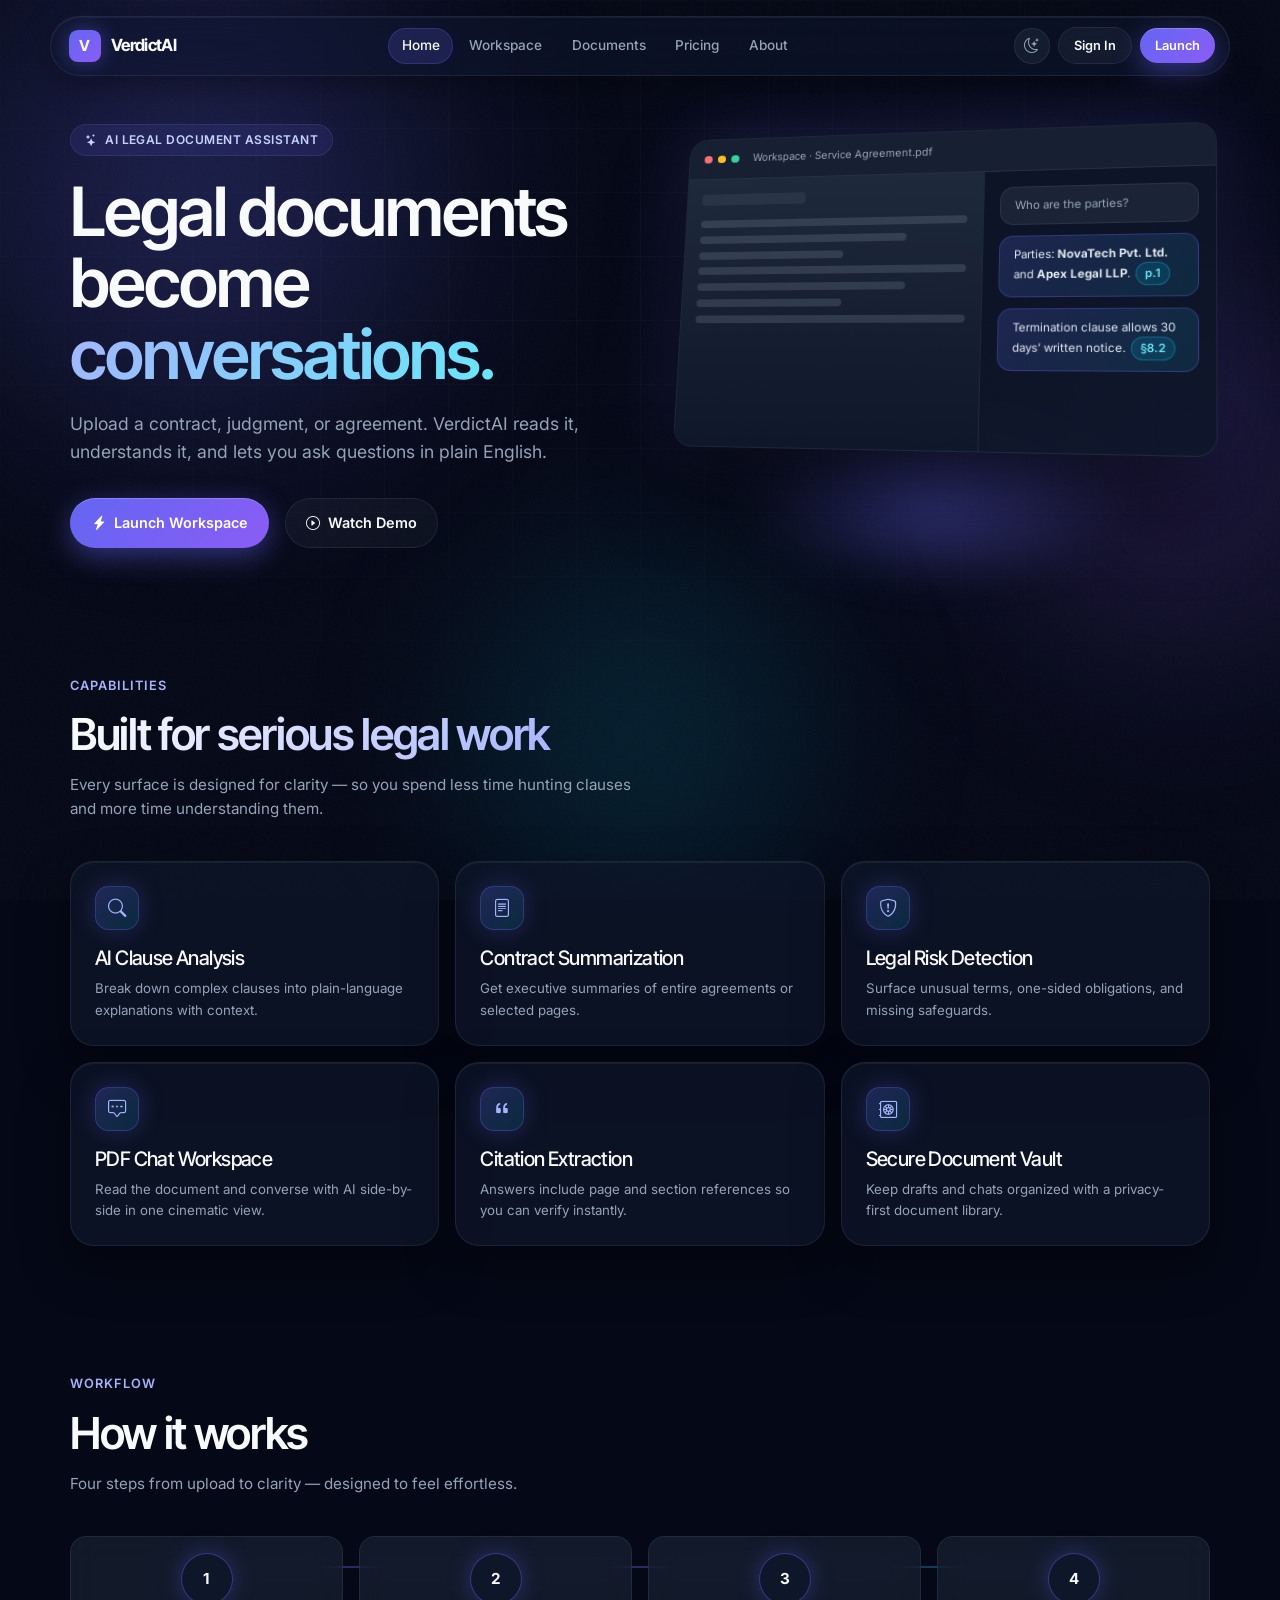
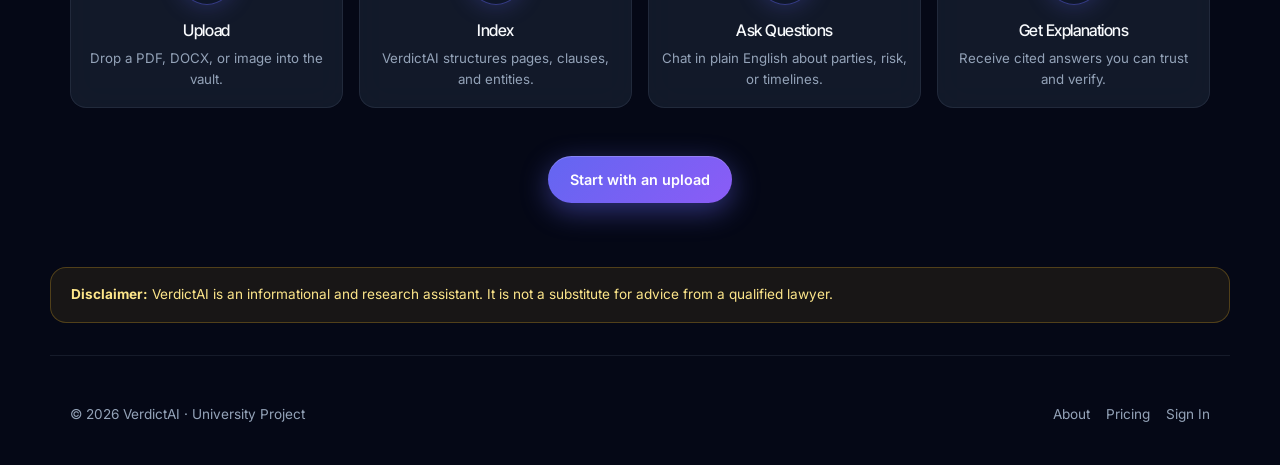
<file: index.html>
<!DOCTYPE html>
<html lang="en">
<head>
  <meta charset="UTF-8">
  <meta name="viewport" content="width=device-width, initial-scale=1.0">
  <title>VerdictAI — Legal documents become conversations</title>
  <link rel="preconnect" href="https://fonts.googleapis.com">
  <link rel="preconnect" href="https://fonts.gstatic.com" crossorigin>
  <link href="https://fonts.googleapis.com/css2?family=Inter+Tight:wght@500;600;700&family=Inter:wght@400;500;600;700&display=swap" rel="stylesheet">
  <link href="https://cdn.jsdelivr.net/npm/bootstrap@5.3.3/dist/css/bootstrap.min.css" rel="stylesheet">
  <link href="https://cdn.jsdelivr.net/npm/bootstrap-icons@1.11.3/font/bootstrap-icons.min.css" rel="stylesheet">
  <link rel="stylesheet" href="style.css">
</head>
<body>
  <div class="scroll-progress" id="scroll-progress"></div>

  <div class="bg-aurora" aria-hidden="true">
    <div class="blob blob-1"></div>
    <div class="blob blob-2"></div>
    <div class="blob blob-3"></div>
    <div class="grid-overlay"></div>
    <div class="noise"></div>
  </div>

  <!-- Floating glass navbar -->
  <div class="nav-float-wrap">
    <nav class="nav-glass" aria-label="Main">
      <a href="index.html" class="brand">
        <span class="brand-mark">V</span>
        VerdictAI
      </a>
      <button class="nav-toggle btn-icon" type="button" id="nav-toggle" aria-label="Open menu">
        <i class="bi bi-list"></i>
      </button>
      <ul class="nav-links" id="nav-links">
        <li><a href="index.html" class="active">Home</a></li>
        <li><a href="workspace.html">Workspace</a></li>
        <li><a href="documents.html">Documents</a></li>
        <li><a href="pricing.html">Pricing</a></li>
        <li><a href="about.html">About</a></li>
      </ul>
      <div class="nav-actions">
        <button type="button" class="btn-icon" id="theme-toggle" aria-label="Toggle theme" title="Theme (wire with JS)">
          <i class="bi bi-moon-stars"></i>
        </button>
        <a href="login.html" class="btn-ghost btn-sm-premium d-none d-sm-inline-flex">Sign In</a>
        <a href="dashboard.html" class="btn-premium btn-sm-premium">Launch</a>
      </div>
    </nav>
  </div>

  <!-- Hero -->
  <section class="hero">
    <div class="row align-items-center g-5">
      <div class="col-lg-6 reveal">
        <div class="hero-eyebrow">
          <i class="bi bi-stars"></i> AI Legal Document Assistant
        </div>
        <h1 class="hero-title">
          Legal documents become
          <span class="word-rotate"><span id="rotating-word">conversations.</span></span>
        </h1>
        <p class="hero-sub">
          Upload a contract, judgment, or agreement. VerdictAI reads it, understands it,
          and lets you ask questions in plain English.
        </p>
        <div class="d-flex flex-wrap gap-3">
          <a href="workspace.html" class="btn-premium">
            <i class="bi bi-lightning-charge-fill"></i> Launch Workspace
          </a>
          <a href="#how" class="btn-ghost">
            <i class="bi bi-play-circle"></i> Watch Demo
          </a>
        </div>
      </div>

      <div class="col-lg-6 reveal reveal-d2">
        <div class="mockup-stage">
          <div class="mockup-glow"></div>
          <div class="mockup-frame">
            <div class="mockup-toolbar">
              <span class="dot dot-r"></span>
              <span class="dot dot-y"></span>
              <span class="dot dot-g"></span>
              <span class="ms-2 text-muted-va" style="font-size:0.7rem;">Workspace · Service Agreement.pdf</span>
            </div>
            <div class="mockup-body">
              <div class="mockup-pdf">
                <div class="paper-line" style="width:40%;height:12px;margin-bottom:1rem;opacity:0.5;"></div>
                <div class="paper-line"></div>
                <div class="paper-line mid"></div>
                <div class="paper-line short"></div>
                <div class="paper-line"></div>
                <div class="paper-line mid"></div>
                <div class="paper-line short"></div>
                <div class="paper-line"></div>
              </div>
              <div class="mockup-chat">
                <div class="chat-bubble">Who are the parties?</div>
                <div class="chat-bubble ai">
                  Parties: <strong>NovaTech Pvt. Ltd.</strong> and <strong>Apex Legal LLP</strong>.
                  <span class="citation">p.1</span>
                </div>
                <div class="chat-bubble ai">
                  Termination clause allows 30 days’ written notice.
                  <span class="citation">§8.2</span>
                </div>
              </div>
            </div>
          </div>
        </div>
      </div>
    </div>
  </section>

  <!-- Features bento -->
  <section class="section" id="features">
    <p class="section-label reveal">Capabilities</p>
    <h2 class="section-title text-gradient reveal reveal-d1">Built for serious legal work</h2>
    <p class="section-lead reveal reveal-d2">
      Every surface is designed for clarity — so you spend less time hunting clauses
      and more time understanding them.
    </p>

    <div class="row g-3">
      <div class="col-md-6 col-lg-4 reveal">
        <div class="glass card-bento h-100">
          <div class="icon-glow"><i class="bi bi-search"></i></div>
          <h3 class="h5 mb-2">AI Clause Analysis</h3>
          <p class="text-muted-va mb-0 small">Break down complex clauses into plain-language explanations with context.</p>
        </div>
      </div>
      <div class="col-md-6 col-lg-4 reveal reveal-d1">
        <div class="glass card-bento h-100">
          <div class="icon-glow"><i class="bi bi-file-text"></i></div>
          <h3 class="h5 mb-2">Contract Summarization</h3>
          <p class="text-muted-va mb-0 small">Get executive summaries of entire agreements or selected pages.</p>
        </div>
      </div>
      <div class="col-md-6 col-lg-4 reveal reveal-d2">
        <div class="glass card-bento h-100">
          <div class="icon-glow"><i class="bi bi-shield-exclamation"></i></div>
          <h3 class="h5 mb-2">Legal Risk Detection</h3>
          <p class="text-muted-va mb-0 small">Surface unusual terms, one-sided obligations, and missing safeguards.</p>
        </div>
      </div>
      <div class="col-md-6 col-lg-4 reveal">
        <div class="glass card-bento h-100">
          <div class="icon-glow"><i class="bi bi-chat-square-dots"></i></div>
          <h3 class="h5 mb-2">PDF Chat Workspace</h3>
          <p class="text-muted-va mb-0 small">Read the document and converse with AI side-by-side in one cinematic view.</p>
        </div>
      </div>
      <div class="col-md-6 col-lg-4 reveal reveal-d1">
        <div class="glass card-bento h-100">
          <div class="icon-glow"><i class="bi bi-quote"></i></div>
          <h3 class="h5 mb-2">Citation Extraction</h3>
          <p class="text-muted-va mb-0 small">Answers include page and section references so you can verify instantly.</p>
        </div>
      </div>
      <div class="col-md-6 col-lg-4 reveal reveal-d2">
        <div class="glass card-bento h-100">
          <div class="icon-glow"><i class="bi bi-safe2"></i></div>
          <h3 class="h5 mb-2">Secure Document Vault</h3>
          <p class="text-muted-va mb-0 small">Keep drafts and chats organized with a privacy-first document library.</p>
        </div>
      </div>
    </div>
  </section>

  <!-- How it works -->
  <section class="section" id="how">
    <p class="section-label">Workflow</p>
    <h2 class="section-title">How it works</h2>
    <p class="section-lead">Four steps from upload to clarity — designed to feel effortless.</p>

    <div class="timeline">
      <div class="timeline-step glass-2 rounded-4">
        <div class="timeline-num">1</div>
        <h3 class="h6">Upload</h3>
        <p class="small text-muted-va mb-0">Drop a PDF, DOCX, or image into the vault.</p>
      </div>
      <div class="timeline-step glass-2 rounded-4">
        <div class="timeline-num">2</div>
        <h3 class="h6">Index</h3>
        <p class="small text-muted-va mb-0">VerdictAI structures pages, clauses, and entities.</p>
      </div>
      <div class="timeline-step glass-2 rounded-4">
        <div class="timeline-num">3</div>
        <h3 class="h6">Ask Questions</h3>
        <p class="small text-muted-va mb-0">Chat in plain English about parties, risk, or timelines.</p>
      </div>
      <div class="timeline-step glass-2 rounded-4">
        <div class="timeline-num">4</div>
        <h3 class="h6">Get Explanations</h3>
        <p class="small text-muted-va mb-0">Receive cited answers you can trust and verify.</p>
      </div>
    </div>

    <div class="text-center mt-5">
      <a href="upload.html" class="btn-premium">Start with an upload</a>
    </div>
  </section>

  <div class="disclaimer-bar">
    <strong>Disclaimer:</strong> VerdictAI is an informational and research assistant.
    It is not a substitute for advice from a qualified lawyer.
  </div>

  <footer class="site-footer d-flex flex-wrap justify-content-between gap-3">
    <span>© 2026 VerdictAI · University Project</span>
    <div class="d-flex gap-3">
      <a href="about.html">About</a>
      <a href="pricing.html">Pricing</a>
      <a href="login.html">Sign In</a>
    </div>
  </footer>

  <script src="script.js"></script>
</body>
</html>
</file>
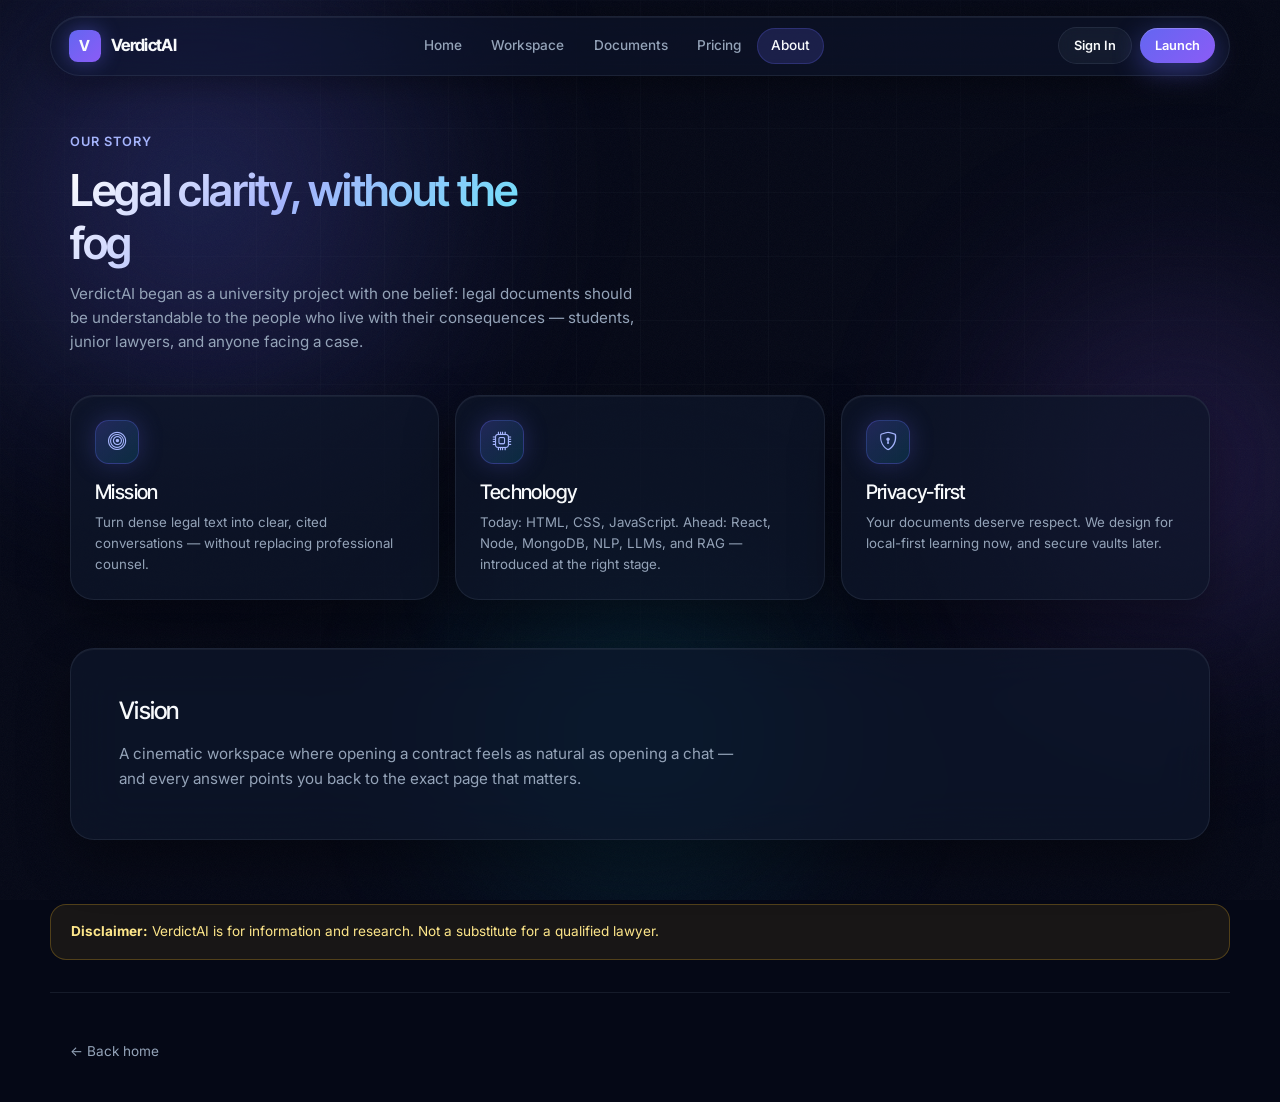
<file: about.html>
<!DOCTYPE html>
<html lang="en">
<head>
  <meta charset="UTF-8">
  <meta name="viewport" content="width=device-width, initial-scale=1.0">
  <title>About — VerdictAI</title>
  <link rel="preconnect" href="https://fonts.googleapis.com">
  <link rel="preconnect" href="https://fonts.gstatic.com" crossorigin>
  <link href="https://fonts.googleapis.com/css2?family=Inter+Tight:wght@500;600;700&family=Inter:wght@400;500;600;700&display=swap" rel="stylesheet">
  <link href="https://cdn.jsdelivr.net/npm/bootstrap@5.3.3/dist/css/bootstrap.min.css" rel="stylesheet">
  <link href="https://cdn.jsdelivr.net/npm/bootstrap-icons@1.11.3/font/bootstrap-icons.min.css" rel="stylesheet">
  <link rel="stylesheet" href="style.css">
</head>
<body>
  <div class="bg-aurora" aria-hidden="true">
    <div class="blob blob-1"></div>
    <div class="blob blob-2"></div>
    <div class="blob blob-3"></div>
    <div class="grid-overlay"></div>
    <div class="noise"></div>
  </div>

  <div class="nav-float-wrap">
    <nav class="nav-glass">
      <a href="index.html" class="brand"><span class="brand-mark">V</span> VerdictAI</a>
      <ul class="nav-links">
        <li><a href="index.html">Home</a></li>
        <li><a href="workspace.html">Workspace</a></li>
        <li><a href="documents.html">Documents</a></li>
        <li><a href="pricing.html">Pricing</a></li>
        <li><a href="about.html" class="active">About</a></li>
      </ul>
      <div class="nav-actions">
        <a href="login.html" class="btn-ghost btn-sm-premium">Sign In</a>
        <a href="dashboard.html" class="btn-premium btn-sm-premium">Launch</a>
      </div>
    </nav>
  </div>

  <section class="section">
    <p class="section-label reveal">Our story</p>
    <h1 class="section-title text-gradient reveal reveal-d1" style="max-width:16ch;">Legal clarity, without the fog</h1>
    <p class="section-lead reveal reveal-d2">
      VerdictAI began as a university project with one belief: legal documents should be understandable
      to the people who live with their consequences — students, junior lawyers, and anyone facing a case.
    </p>

    <div class="row g-3 mb-5">
      <div class="col-md-4 reveal">
        <div class="glass card-bento h-100">
          <div class="icon-glow"><i class="bi bi-bullseye"></i></div>
          <h2 class="h5">Mission</h2>
          <p class="small text-muted-va mb-0">Turn dense legal text into clear, cited conversations — without replacing professional counsel.</p>
        </div>
      </div>
      <div class="col-md-4 reveal reveal-d1">
        <div class="glass card-bento h-100">
          <div class="icon-glow"><i class="bi bi-cpu"></i></div>
          <h2 class="h5">Technology</h2>
          <p class="small text-muted-va mb-0">Today: HTML, CSS, JavaScript. Ahead: React, Node, MongoDB, NLP, LLMs, and RAG — introduced at the right stage.</p>
        </div>
      </div>
      <div class="col-md-4 reveal reveal-d2">
        <div class="glass card-bento h-100">
          <div class="icon-glow"><i class="bi bi-shield-lock"></i></div>
          <h2 class="h5">Privacy-first</h2>
          <p class="small text-muted-va mb-0">Your documents deserve respect. We design for local-first learning now, and secure vaults later.</p>
        </div>
      </div>
    </div>

    <div class="glass p-4 p-md-5 reveal">
      <h2 class="h4 mb-3">Vision</h2>
      <p class="text-muted-va mb-0" style="max-width:40rem;">
        A cinematic workspace where opening a contract feels as natural as opening a chat —
        and every answer points you back to the exact page that matters.
      </p>
    </div>
  </section>

  <div class="disclaimer-bar">
    <strong>Disclaimer:</strong> VerdictAI is for information and research. Not a substitute for a qualified lawyer.
  </div>

  <footer class="site-footer">
    <a href="index.html">← Back home</a>
  </footer>

  <script src="script.js"></script>
</body>
</html>
</file>
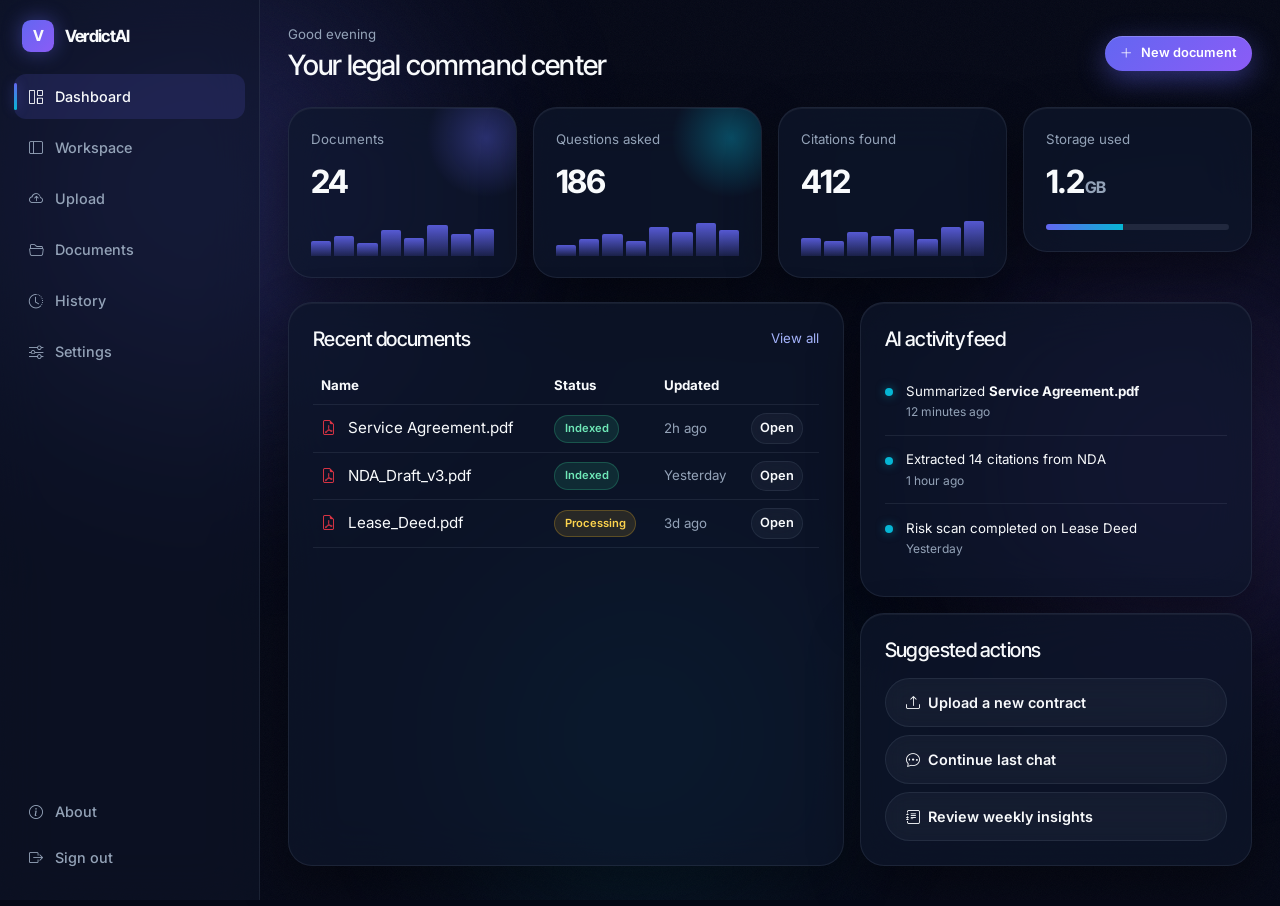
<file: dashboard.html>
<!DOCTYPE html>
<html lang="en">
<head>
  <meta charset="UTF-8">
  <meta name="viewport" content="width=device-width, initial-scale=1.0">
  <title>Dashboard — VerdictAI</title>
  <link rel="preconnect" href="https://fonts.googleapis.com">
  <link rel="preconnect" href="https://fonts.gstatic.com" crossorigin>
  <link href="https://fonts.googleapis.com/css2?family=Inter+Tight:wght@500;600;700&family=Inter:wght@400;500;600;700&display=swap" rel="stylesheet">
  <link href="https://cdn.jsdelivr.net/npm/bootstrap@5.3.3/dist/css/bootstrap.min.css" rel="stylesheet">
  <link href="https://cdn.jsdelivr.net/npm/bootstrap-icons@1.11.3/font/bootstrap-icons.min.css" rel="stylesheet">
  <link rel="stylesheet" href="style.css">
</head>
<body>
  <div class="bg-aurora" aria-hidden="true">
    <div class="blob blob-1"></div>
    <div class="blob blob-2"></div>
    <div class="blob blob-3"></div>
    <div class="noise"></div>
  </div>

  <div class="app-shell">
    <aside class="sidebar" id="sidebar">
      <a href="index.html" class="brand mb-3 px-2">
        <span class="brand-mark">V</span> VerdictAI
      </a>
      <a class="sidebar-link active" href="dashboard.html"><i class="bi bi-grid-1x2"></i> Dashboard</a>
      <a class="sidebar-link" href="workspace.html"><i class="bi bi-layout-sidebar"></i> Workspace</a>
      <a class="sidebar-link" href="upload.html"><i class="bi bi-cloud-arrow-up"></i> Upload</a>
      <a class="sidebar-link" href="documents.html"><i class="bi bi-folder2-open"></i> Documents</a>
      <a class="sidebar-link" href="history.html"><i class="bi bi-clock-history"></i> History</a>
      <a class="sidebar-link" href="settings.html"><i class="bi bi-sliders"></i> Settings</a>
      <div class="mt-auto pt-3">
        <a class="sidebar-link" href="about.html"><i class="bi bi-info-circle"></i> About</a>
        <a class="sidebar-link" href="login.html"><i class="bi bi-box-arrow-right"></i> Sign out</a>
      </div>
    </aside>

    <main class="app-main">
      <div class="d-flex flex-wrap justify-content-between align-items-center gap-3 mb-4">
        <div>
          <p class="text-muted-va small mb-1">Good evening</p>
          <h1 class="h3 mb-0">Your legal command center</h1>
        </div>
        <a href="upload.html" class="btn-premium btn-sm-premium"><i class="bi bi-plus-lg"></i> New document</a>
      </div>

      <div class="row g-3 mb-4">
        <div class="col-sm-6 col-xl-3">
          <div class="glass stat-card">
            <div class="glow-orb"></div>
            <div class="small text-muted-va">Documents</div>
            <div class="stat-value" id="stat-docs">24</div>
            <div class="sparkline" aria-hidden="true">
              <span style="height:40%"></span><span style="height:55%"></span><span style="height:35%"></span>
              <span style="height:70%"></span><span style="height:50%"></span><span style="height:85%"></span>
              <span style="height:60%"></span><span style="height:75%"></span>
            </div>
          </div>
        </div>
        <div class="col-sm-6 col-xl-3">
          <div class="glass stat-card">
            <div class="glow-orb" style="background:radial-gradient(circle,rgba(6,182,212,.35),transparent 70%);"></div>
            <div class="small text-muted-va">Questions asked</div>
            <div class="stat-value" id="stat-questions">186</div>
            <div class="sparkline">
              <span style="height:30%"></span><span style="height:45%"></span><span style="height:60%"></span>
              <span style="height:40%"></span><span style="height:80%"></span><span style="height:65%"></span>
              <span style="height:90%"></span><span style="height:70%"></span>
            </div>
          </div>
        </div>
        <div class="col-sm-6 col-xl-3">
          <div class="glass stat-card">
            <div class="small text-muted-va">Citations found</div>
            <div class="stat-value" id="stat-citations">412</div>
            <div class="sparkline">
              <span style="height:50%"></span><span style="height:40%"></span><span style="height:65%"></span>
              <span style="height:55%"></span><span style="height:75%"></span><span style="height:45%"></span>
              <span style="height:80%"></span><span style="height:95%"></span>
            </div>
          </div>
        </div>
        <div class="col-sm-6 col-xl-3">
          <div class="glass stat-card">
            <div class="small text-muted-va">Storage used</div>
            <div class="stat-value">1.2<span style="font-size:1rem;color:var(--muted);"> GB</span></div>
            <div class="progress mt-3" style="height:6px;background:rgba(148,163,184,.15);">
              <div class="progress-bar" id="storage-bar" style="width:42%;background:linear-gradient(90deg,var(--primary),var(--accent));"></div>
            </div>
          </div>
        </div>
      </div>

      <div class="row g-3">
        <div class="col-lg-7">
          <div class="glass p-4 h-100">
            <div class="d-flex justify-content-between align-items-center mb-3">
              <h2 class="h5 mb-0">Recent documents</h2>
              <a href="documents.html" class="small" style="color:#a5b4fc;">View all</a>
            </div>
            <div class="table-responsive">
              <table class="table table-dark-glass align-middle mb-0">
                <thead>
                  <tr class="text-muted-va small">
                    <th>Name</th>
                    <th>Status</th>
                    <th>Updated</th>
                    <th></th>
                  </tr>
                </thead>
                <tbody id="recent-docs">
                  <tr>
                    <td><i class="bi bi-file-earmark-pdf text-danger me-2"></i> Service Agreement.pdf</td>
                    <td><span class="badge-soft">Indexed</span></td>
                    <td class="text-muted-va small">2h ago</td>
                    <td><a href="workspace.html" class="btn-ghost btn-sm-premium py-1 px-2">Open</a></td>
                  </tr>
                  <tr>
                    <td><i class="bi bi-file-earmark-pdf text-danger me-2"></i> NDA_Draft_v3.pdf</td>
                    <td><span class="badge-soft">Indexed</span></td>
                    <td class="text-muted-va small">Yesterday</td>
                    <td><a href="workspace.html" class="btn-ghost btn-sm-premium py-1 px-2">Open</a></td>
                  </tr>
                  <tr>
                    <td><i class="bi bi-file-earmark-pdf text-danger me-2"></i> Lease_Deed.pdf</td>
                    <td><span class="badge-soft" style="background:rgba(251,191,36,.12);color:#fcd34d;border-color:rgba(251,191,36,.25);">Processing</span></td>
                    <td class="text-muted-va small">3d ago</td>
                    <td><a href="workspace.html" class="btn-ghost btn-sm-premium py-1 px-2">Open</a></td>
                  </tr>
                </tbody>
              </table>
            </div>
          </div>
        </div>

        <div class="col-lg-5">
          <div class="glass p-4 mb-3">
            <h2 class="h5 mb-3">AI activity feed</h2>
            <div id="activity-feed">
              <div class="feed-item">
                <span class="feed-dot"></span>
                <div>
                  <div class="small">Summarized <strong>Service Agreement.pdf</strong></div>
                  <div class="text-muted-va" style="font-size:0.75rem;">12 minutes ago</div>
                </div>
              </div>
              <div class="feed-item">
                <span class="feed-dot"></span>
                <div>
                  <div class="small">Extracted 14 citations from NDA</div>
                  <div class="text-muted-va" style="font-size:0.75rem;">1 hour ago</div>
                </div>
              </div>
              <div class="feed-item border-0">
                <span class="feed-dot"></span>
                <div>
                  <div class="small">Risk scan completed on Lease Deed</div>
                  <div class="text-muted-va" style="font-size:0.75rem;">Yesterday</div>
                </div>
              </div>
            </div>
          </div>

          <div class="glass p-4">
            <h2 class="h5 mb-3">Suggested actions</h2>
            <div class="d-grid gap-2">
              <a href="upload.html" class="btn-ghost justify-content-start"><i class="bi bi-upload"></i> Upload a new contract</a>
              <a href="workspace.html" class="btn-ghost justify-content-start"><i class="bi bi-chat-dots"></i> Continue last chat</a>
              <a href="history.html" class="btn-ghost justify-content-start"><i class="bi bi-journal-text"></i> Review weekly insights</a>
            </div>
          </div>
        </div>
      </div>
    </main>
  </div>

  <script src="script.js"></script>
</body>
</html>
</file>
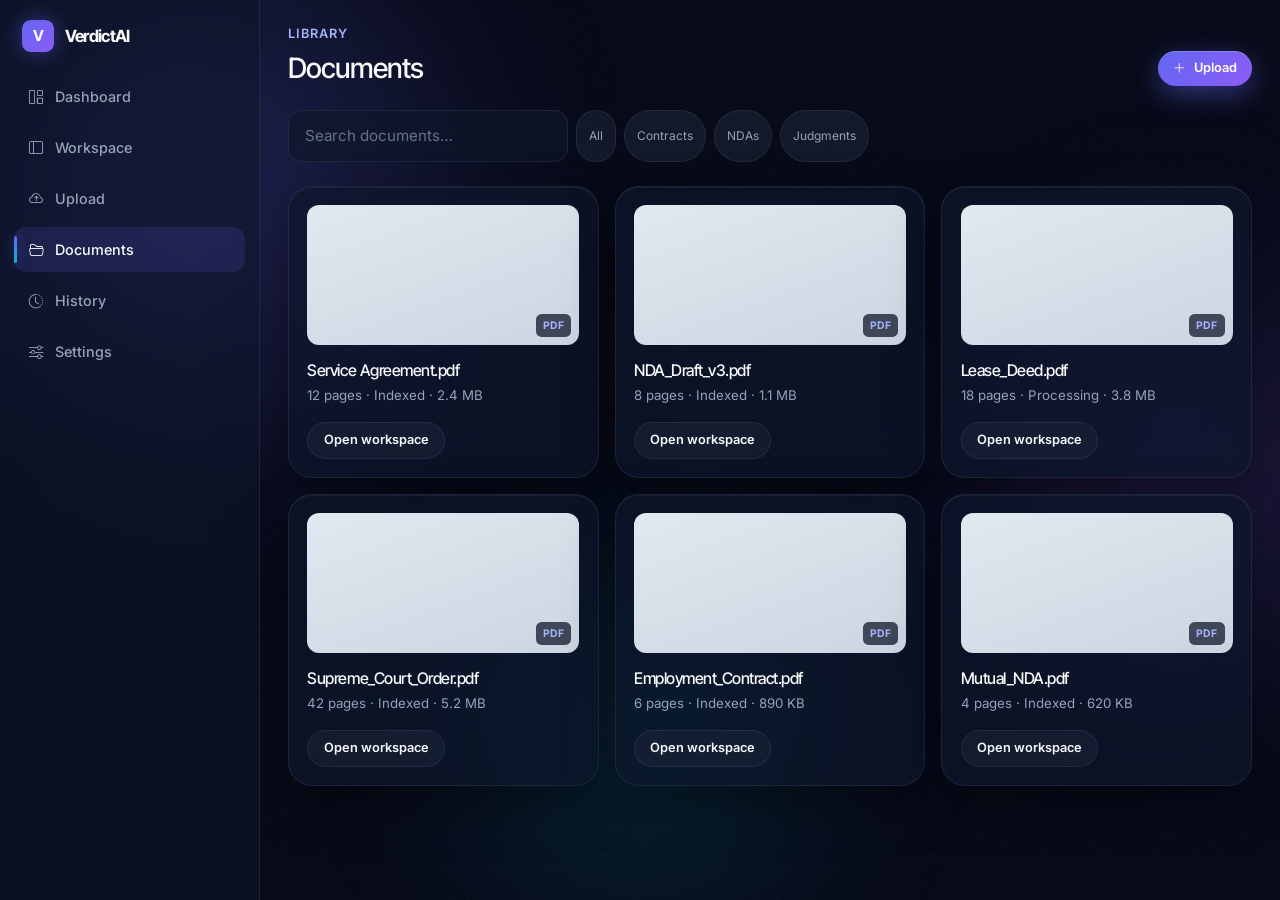
<file: documents.html>
<!DOCTYPE html>
<html lang="en">
<head>
  <meta charset="UTF-8">
  <meta name="viewport" content="width=device-width, initial-scale=1.0">
  <title>Documents — VerdictAI</title>
  <link rel="preconnect" href="https://fonts.googleapis.com">
  <link rel="preconnect" href="https://fonts.gstatic.com" crossorigin>
  <link href="https://fonts.googleapis.com/css2?family=Inter+Tight:wght@500;600;700&family=Inter:wght@400;500;600;700&display=swap" rel="stylesheet">
  <link href="https://cdn.jsdelivr.net/npm/bootstrap@5.3.3/dist/css/bootstrap.min.css" rel="stylesheet">
  <link href="https://cdn.jsdelivr.net/npm/bootstrap-icons@1.11.3/font/bootstrap-icons.min.css" rel="stylesheet">
  <link rel="stylesheet" href="style.css">
</head>
<body>
  <div class="bg-aurora" aria-hidden="true">
    <div class="blob blob-1"></div>
    <div class="blob blob-2"></div>
    <div class="blob blob-3"></div>
    <div class="noise"></div>
  </div>

  <div class="app-shell">
    <aside class="sidebar">
      <a href="index.html" class="brand mb-3 px-2"><span class="brand-mark">V</span> VerdictAI</a>
      <a class="sidebar-link" href="dashboard.html"><i class="bi bi-grid-1x2"></i> Dashboard</a>
      <a class="sidebar-link" href="workspace.html"><i class="bi bi-layout-sidebar"></i> Workspace</a>
      <a class="sidebar-link" href="upload.html"><i class="bi bi-cloud-arrow-up"></i> Upload</a>
      <a class="sidebar-link active" href="documents.html"><i class="bi bi-folder2-open"></i> Documents</a>
      <a class="sidebar-link" href="history.html"><i class="bi bi-clock-history"></i> History</a>
      <a class="sidebar-link" href="settings.html"><i class="bi bi-sliders"></i> Settings</a>
    </aside>

    <main class="app-main">
      <div class="d-flex flex-wrap justify-content-between align-items-end gap-3 mb-4">
        <div>
          <p class="section-label mb-2">Library</p>
          <h1 class="h3 mb-0">Documents</h1>
        </div>
        <a href="upload.html" class="btn-premium btn-sm-premium"><i class="bi bi-plus-lg"></i> Upload</a>
      </div>

      <div class="d-flex flex-wrap gap-2 mb-4">
        <input type="search" class="form-control-premium" id="doc-search" placeholder="Search documents…" style="max-width:280px;">
        <button type="button" class="chip active" data-filter="all">All</button>
        <button type="button" class="chip" data-filter="contracts">Contracts</button>
        <button type="button" class="chip" data-filter="nda">NDAs</button>
        <button type="button" class="chip" data-filter="judgments">Judgments</button>
      </div>

      <div class="row g-3" id="documents-grid">
        <div class="col-sm-6 col-xl-4" data-type="contracts">
          <div class="glass doc-card h-100">
            <div class="doc-preview"></div>
            <h3 class="h6 mb-1">Service Agreement.pdf</h3>
            <p class="small text-muted-va mb-3">12 pages · Indexed · 2.4 MB</p>
            <a href="workspace.html" class="btn-ghost btn-sm-premium">Open workspace</a>
          </div>
        </div>
        <div class="col-sm-6 col-xl-4" data-type="nda">
          <div class="glass doc-card h-100">
            <div class="doc-preview"></div>
            <h3 class="h6 mb-1">NDA_Draft_v3.pdf</h3>
            <p class="small text-muted-va mb-3">8 pages · Indexed · 1.1 MB</p>
            <a href="workspace.html" class="btn-ghost btn-sm-premium">Open workspace</a>
          </div>
        </div>
        <div class="col-sm-6 col-xl-4" data-type="contracts">
          <div class="glass doc-card h-100">
            <div class="doc-preview"></div>
            <h3 class="h6 mb-1">Lease_Deed.pdf</h3>
            <p class="small text-muted-va mb-3">18 pages · Processing · 3.8 MB</p>
            <a href="workspace.html" class="btn-ghost btn-sm-premium">Open workspace</a>
          </div>
        </div>
        <div class="col-sm-6 col-xl-4" data-type="judgments">
          <div class="glass doc-card h-100">
            <div class="doc-preview"></div>
            <h3 class="h6 mb-1">Supreme_Court_Order.pdf</h3>
            <p class="small text-muted-va mb-3">42 pages · Indexed · 5.2 MB</p>
            <a href="workspace.html" class="btn-ghost btn-sm-premium">Open workspace</a>
          </div>
        </div>
        <div class="col-sm-6 col-xl-4" data-type="contracts">
          <div class="glass doc-card h-100">
            <div class="doc-preview"></div>
            <h3 class="h6 mb-1">Employment_Contract.pdf</h3>
            <p class="small text-muted-va mb-3">6 pages · Indexed · 890 KB</p>
            <a href="workspace.html" class="btn-ghost btn-sm-premium">Open workspace</a>
          </div>
        </div>
        <div class="col-sm-6 col-xl-4" data-type="nda">
          <div class="glass doc-card h-100">
            <div class="doc-preview"></div>
            <h3 class="h6 mb-1">Mutual_NDA.pdf</h3>
            <p class="small text-muted-va mb-3">4 pages · Indexed · 620 KB</p>
            <a href="workspace.html" class="btn-ghost btn-sm-premium">Open workspace</a>
          </div>
        </div>
      </div>
    </main>
  </div>

  <script src="script.js"></script>
</body>
</html>
</file>
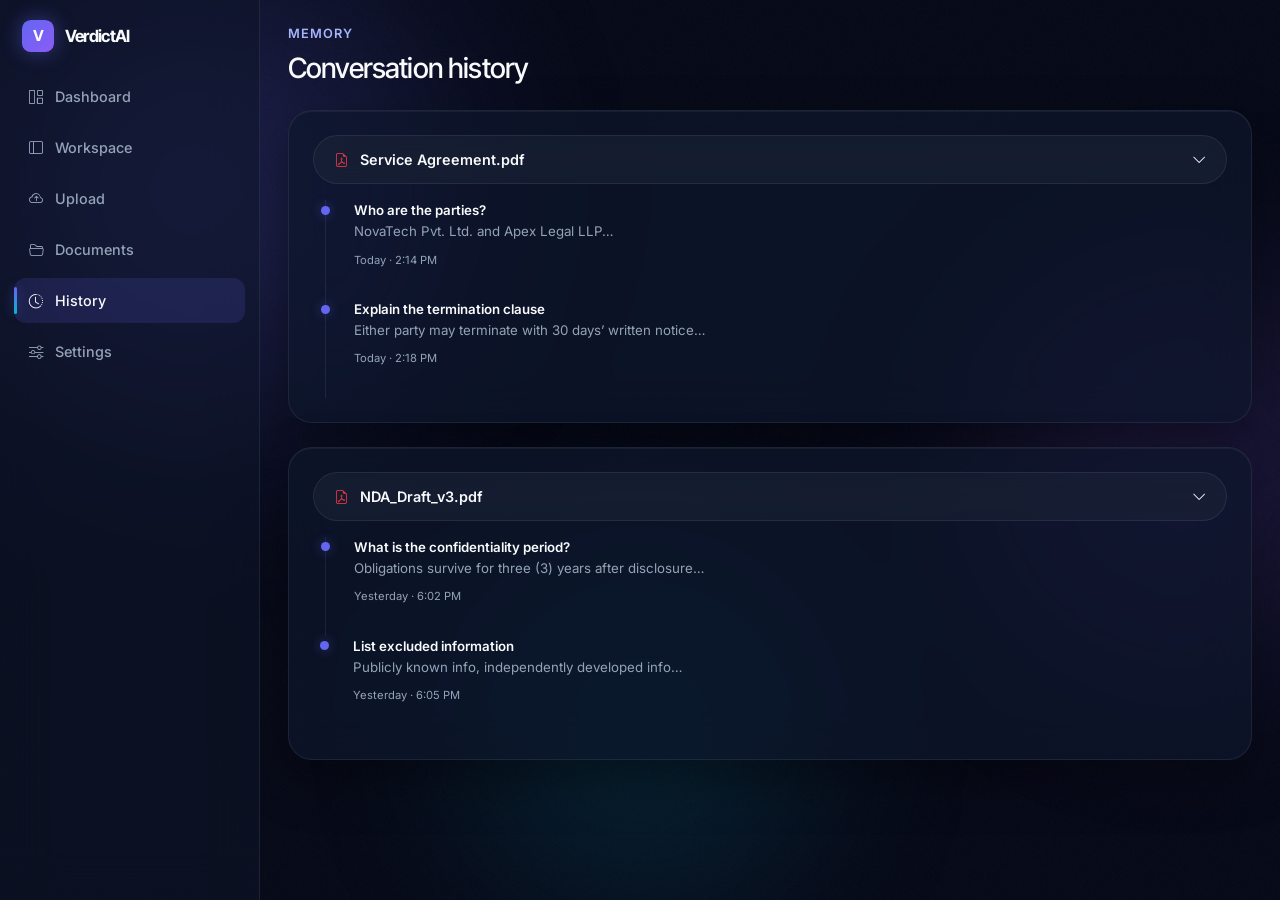
<file: history.html>
<!DOCTYPE html>
<html lang="en">
<head>
  <meta charset="UTF-8">
  <meta name="viewport" content="width=device-width, initial-scale=1.0">
  <title>History — VerdictAI</title>
  <link rel="preconnect" href="https://fonts.googleapis.com">
  <link rel="preconnect" href="https://fonts.gstatic.com" crossorigin>
  <link href="https://fonts.googleapis.com/css2?family=Inter+Tight:wght@500;600;700&family=Inter:wght@400;500;600;700&display=swap" rel="stylesheet">
  <link href="https://cdn.jsdelivr.net/npm/bootstrap@5.3.3/dist/css/bootstrap.min.css" rel="stylesheet">
  <link href="https://cdn.jsdelivr.net/npm/bootstrap-icons@1.11.3/font/bootstrap-icons.min.css" rel="stylesheet">
  <link rel="stylesheet" href="style.css">
</head>
<body>
  <div class="bg-aurora" aria-hidden="true">
    <div class="blob blob-1"></div>
    <div class="blob blob-2"></div>
    <div class="blob blob-3"></div>
    <div class="noise"></div>
  </div>

  <div class="app-shell">
    <aside class="sidebar">
      <a href="index.html" class="brand mb-3 px-2"><span class="brand-mark">V</span> VerdictAI</a>
      <a class="sidebar-link" href="dashboard.html"><i class="bi bi-grid-1x2"></i> Dashboard</a>
      <a class="sidebar-link" href="workspace.html"><i class="bi bi-layout-sidebar"></i> Workspace</a>
      <a class="sidebar-link" href="upload.html"><i class="bi bi-cloud-arrow-up"></i> Upload</a>
      <a class="sidebar-link" href="documents.html"><i class="bi bi-folder2-open"></i> Documents</a>
      <a class="sidebar-link active" href="history.html"><i class="bi bi-clock-history"></i> History</a>
      <a class="sidebar-link" href="settings.html"><i class="bi bi-sliders"></i> Settings</a>
    </aside>

    <main class="app-main">
      <p class="section-label mb-2">Memory</p>
      <h1 class="h3 mb-4">Conversation history</h1>

      <div class="glass p-4 mb-4">
        <button type="button" class="btn-ghost w-100 justify-content-between mb-3 history-toggle" data-target="group-1">
          <span><i class="bi bi-file-earmark-pdf text-danger me-2"></i> Service Agreement.pdf</span>
          <i class="bi bi-chevron-down"></i>
        </button>
        <div id="group-1">
          <div class="history-item">
            <div class="fw-semibold small">Who are the parties?</div>
            <p class="text-muted-va small mb-1">NovaTech Pvt. Ltd. and Apex Legal LLP…</p>
            <span class="text-muted-va" style="font-size:0.7rem;">Today · 2:14 PM</span>
          </div>
          <div class="history-item">
            <div class="fw-semibold small">Explain the termination clause</div>
            <p class="text-muted-va small mb-1">Either party may terminate with 30 days’ written notice…</p>
            <span class="text-muted-va" style="font-size:0.7rem;">Today · 2:18 PM</span>
          </div>
        </div>
      </div>

      <div class="glass p-4">
        <button type="button" class="btn-ghost w-100 justify-content-between mb-3 history-toggle" data-target="group-2">
          <span><i class="bi bi-file-earmark-pdf text-danger me-2"></i> NDA_Draft_v3.pdf</span>
          <i class="bi bi-chevron-down"></i>
        </button>
        <div id="group-2">
          <div class="history-item">
            <div class="fw-semibold small">What is the confidentiality period?</div>
            <p class="text-muted-va small mb-1">Obligations survive for three (3) years after disclosure…</p>
            <span class="text-muted-va" style="font-size:0.7rem;">Yesterday · 6:02 PM</span>
          </div>
          <div class="history-item border-0">
            <div class="fw-semibold small">List excluded information</div>
            <p class="text-muted-va small mb-1">Publicly known info, independently developed info…</p>
            <span class="text-muted-va" style="font-size:0.7rem;">Yesterday · 6:05 PM</span>
          </div>
        </div>
      </div>
    </main>
  </div>

  <script src="script.js"></script>
</body>
</html>
</file>
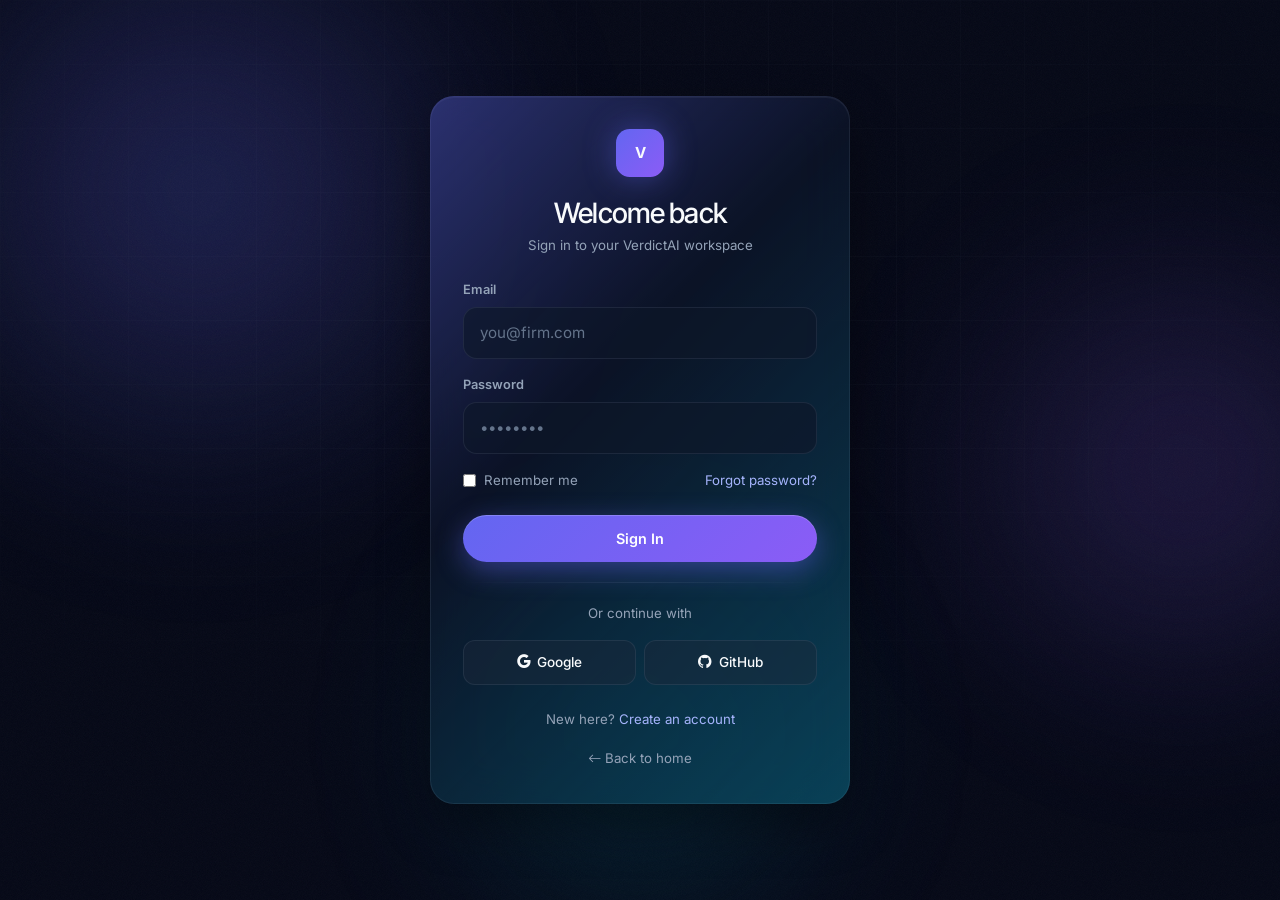
<file: login.html>
<!DOCTYPE html>
<html lang="en">
<head>
  <meta charset="UTF-8">
  <meta name="viewport" content="width=device-width, initial-scale=1.0">
  <title>Sign In — VerdictAI</title>
  <link rel="preconnect" href="https://fonts.googleapis.com">
  <link rel="preconnect" href="https://fonts.gstatic.com" crossorigin>
  <link href="https://fonts.googleapis.com/css2?family=Inter+Tight:wght@500;600;700&family=Inter:wght@400;500;600;700&display=swap" rel="stylesheet">
  <link href="https://cdn.jsdelivr.net/npm/bootstrap@5.3.3/dist/css/bootstrap.min.css" rel="stylesheet">
  <link href="https://cdn.jsdelivr.net/npm/bootstrap-icons@1.11.3/font/bootstrap-icons.min.css" rel="stylesheet">
  <link rel="stylesheet" href="style.css">
</head>
<body>
  <div class="bg-aurora" aria-hidden="true">
    <div class="blob blob-1"></div>
    <div class="blob blob-2"></div>
    <div class="blob blob-3"></div>
    <div class="grid-overlay"></div>
    <div class="noise"></div>
  </div>

  <div class="auth-page">
    <div class="glass auth-card reveal">
      <div class="auth-logo">V</div>
      <h1 class="h3 text-center mb-1">Welcome back</h1>
      <p class="text-center text-muted-va small mb-4">Sign in to your VerdictAI workspace</p>

      <form id="login-form" action="dashboard.html" method="get" novalidate>
        <div class="mb-3">
          <label class="form-label-premium" for="email">Email</label>
          <input class="form-control-premium" type="email" id="email" name="email" placeholder="you@firm.com" required>
          <div class="invalid-feedback d-block" id="email-error" hidden></div>
        </div>
        <div class="mb-3">
          <label class="form-label-premium" for="password">Password</label>
          <input class="form-control-premium" type="password" id="password" name="password" placeholder="••••••••" required>
          <div class="invalid-feedback d-block" id="password-error" hidden></div>
        </div>
        <div class="d-flex justify-content-between align-items-center mb-4">
          <label class="small text-muted-va d-flex align-items-center gap-2 mb-0">
            <input type="checkbox" id="remember"> Remember me
          </label>
          <a href="#" class="small" style="color:#a5b4fc;">Forgot password?</a>
        </div>
        <button type="submit" class="btn-premium w-100" id="login-btn">
          Sign In
        </button>
      </form>

      <div class="divider-fade"></div>
      <p class="text-center small text-muted-va mb-3">Or continue with</p>
      <div class="d-flex gap-2 mb-4">
        <button type="button" class="social-btn"><i class="bi bi-google"></i> Google</button>
        <button type="button" class="social-btn"><i class="bi bi-github"></i> GitHub</button>
      </div>

      <p class="text-center small text-muted-va mb-0">
        New here? <a href="register.html" style="color:#a5b4fc;">Create an account</a>
      </p>
      <p class="text-center mt-3 mb-0">
        <a href="index.html" class="small text-muted-va"><i class="bi bi-arrow-left"></i> Back to home</a>
      </p>
    </div>
  </div>

  <script src="script.js"></script>
</body>
</html>
</file>
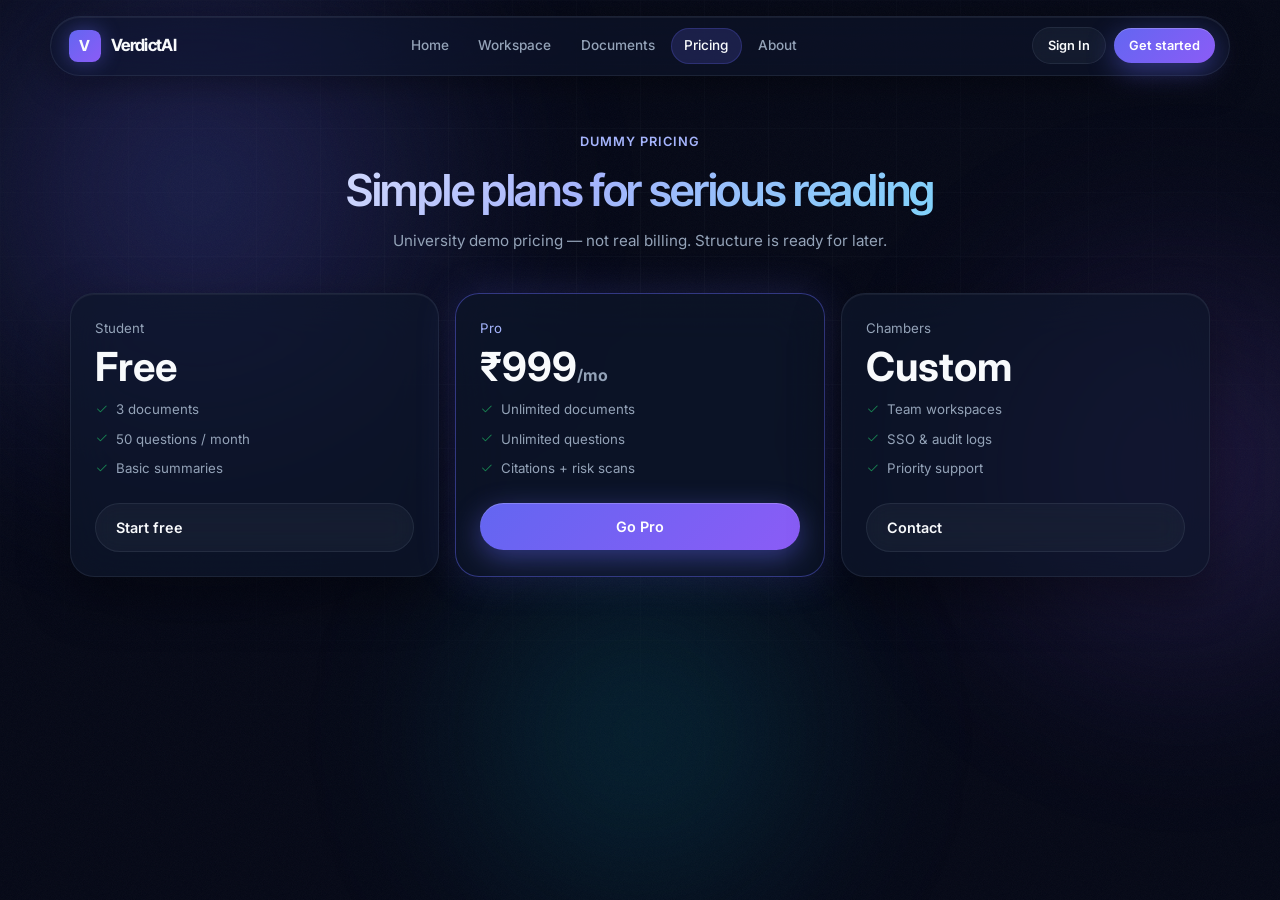
<file: pricing.html>
<!DOCTYPE html>
<html lang="en">
<head>
  <meta charset="UTF-8">
  <meta name="viewport" content="width=device-width, initial-scale=1.0">
  <title>Pricing — VerdictAI</title>
  <link rel="preconnect" href="https://fonts.googleapis.com">
  <link rel="preconnect" href="https://fonts.gstatic.com" crossorigin>
  <link href="https://fonts.googleapis.com/css2?family=Inter+Tight:wght@500;600;700&family=Inter:wght@400;500;600;700&display=swap" rel="stylesheet">
  <link href="https://cdn.jsdelivr.net/npm/bootstrap@5.3.3/dist/css/bootstrap.min.css" rel="stylesheet">
  <link href="https://cdn.jsdelivr.net/npm/bootstrap-icons@1.11.3/font/bootstrap-icons.min.css" rel="stylesheet">
  <link rel="stylesheet" href="style.css">
</head>
<body>
  <div class="bg-aurora" aria-hidden="true">
    <div class="blob blob-1"></div>
    <div class="blob blob-2"></div>
    <div class="blob blob-3"></div>
    <div class="grid-overlay"></div>
    <div class="noise"></div>
  </div>

  <div class="nav-float-wrap">
    <nav class="nav-glass">
      <a href="index.html" class="brand"><span class="brand-mark">V</span> VerdictAI</a>
      <ul class="nav-links">
        <li><a href="index.html">Home</a></li>
        <li><a href="workspace.html">Workspace</a></li>
        <li><a href="documents.html">Documents</a></li>
        <li><a href="pricing.html" class="active">Pricing</a></li>
        <li><a href="about.html">About</a></li>
      </ul>
      <div class="nav-actions">
        <a href="login.html" class="btn-ghost btn-sm-premium">Sign In</a>
        <a href="register.html" class="btn-premium btn-sm-premium">Get started</a>
      </div>
    </nav>
  </div>

  <section class="section text-center">
    <p class="section-label">Dummy pricing</p>
    <h1 class="section-title text-gradient">Simple plans for serious reading</h1>
    <p class="section-lead mx-auto">University demo pricing — not real billing. Structure is ready for later.</p>

    <div class="row g-3 text-start justify-content-center">
      <div class="col-md-4">
        <div class="glass card-bento h-100">
          <p class="small text-muted-va mb-1">Student</p>
          <div class="display-6 fw-bold mb-2">Free</div>
          <ul class="list-unstyled small text-muted-va mb-4">
            <li class="mb-2"><i class="bi bi-check2 text-success me-2"></i>3 documents</li>
            <li class="mb-2"><i class="bi bi-check2 text-success me-2"></i>50 questions / month</li>
            <li class="mb-2"><i class="bi bi-check2 text-success me-2"></i>Basic summaries</li>
          </ul>
          <a href="register.html" class="btn-ghost w-100">Start free</a>
        </div>
      </div>
      <div class="col-md-4">
        <div class="glass card-bento h-100" style="border-color:rgba(99,102,241,.45);box-shadow:0 0 40px rgba(99,102,241,.2);">
          <p class="small mb-1" style="color:#a5b4fc;">Pro</p>
          <div class="display-6 fw-bold mb-2">₹999<span class="fs-6 text-muted-va">/mo</span></div>
          <ul class="list-unstyled small text-muted-va mb-4">
            <li class="mb-2"><i class="bi bi-check2 text-success me-2"></i>Unlimited documents</li>
            <li class="mb-2"><i class="bi bi-check2 text-success me-2"></i>Unlimited questions</li>
            <li class="mb-2"><i class="bi bi-check2 text-success me-2"></i>Citations + risk scans</li>
          </ul>
          <a href="register.html" class="btn-premium w-100">Go Pro</a>
        </div>
      </div>
      <div class="col-md-4">
        <div class="glass card-bento h-100">
          <p class="small text-muted-va mb-1">Chambers</p>
          <div class="display-6 fw-bold mb-2">Custom</div>
          <ul class="list-unstyled small text-muted-va mb-4">
            <li class="mb-2"><i class="bi bi-check2 text-success me-2"></i>Team workspaces</li>
            <li class="mb-2"><i class="bi bi-check2 text-success me-2"></i>SSO & audit logs</li>
            <li class="mb-2"><i class="bi bi-check2 text-success me-2"></i>Priority support</li>
          </ul>
          <a href="about.html" class="btn-ghost w-100">Contact</a>
        </div>
      </div>
    </div>
  </section>

  <script src="script.js"></script>
</body>
</html>
</file>
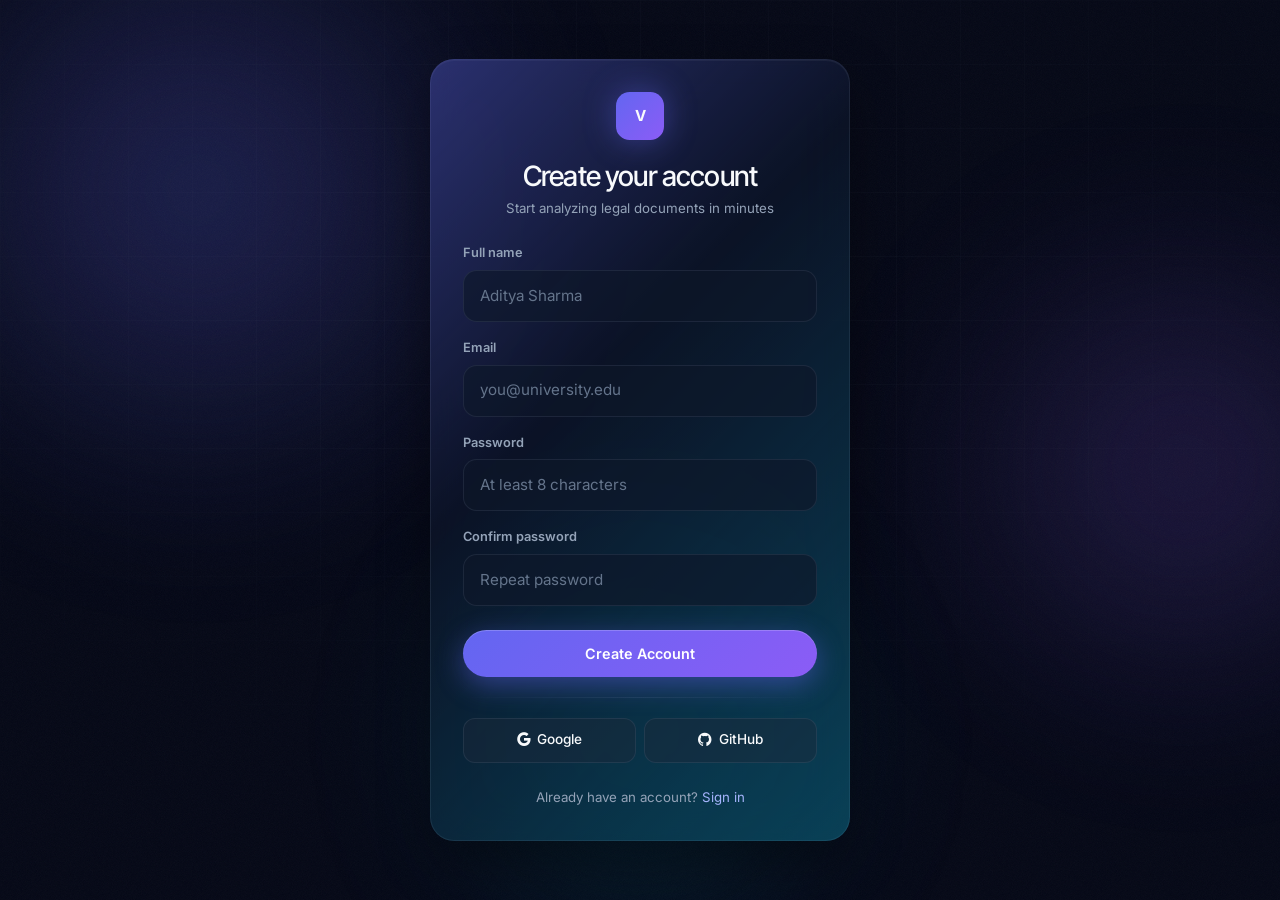
<file: register.html>
<!DOCTYPE html>
<html lang="en">
<head>
  <meta charset="UTF-8">
  <meta name="viewport" content="width=device-width, initial-scale=1.0">
  <title>Create Account — VerdictAI</title>
  <link rel="preconnect" href="https://fonts.googleapis.com">
  <link rel="preconnect" href="https://fonts.gstatic.com" crossorigin>
  <link href="https://fonts.googleapis.com/css2?family=Inter+Tight:wght@500;600;700&family=Inter:wght@400;500;600;700&display=swap" rel="stylesheet">
  <link href="https://cdn.jsdelivr.net/npm/bootstrap@5.3.3/dist/css/bootstrap.min.css" rel="stylesheet">
  <link href="https://cdn.jsdelivr.net/npm/bootstrap-icons@1.11.3/font/bootstrap-icons.min.css" rel="stylesheet">
  <link rel="stylesheet" href="style.css">
</head>
<body>
  <div class="bg-aurora" aria-hidden="true">
    <div class="blob blob-1"></div>
    <div class="blob blob-2"></div>
    <div class="blob blob-3"></div>
    <div class="grid-overlay"></div>
    <div class="noise"></div>
  </div>

  <div class="auth-page">
    <div class="glass auth-card reveal">
      <div class="auth-logo">V</div>
      <h1 class="h3 text-center mb-1">Create your account</h1>
      <p class="text-center text-muted-va small mb-4">Start analyzing legal documents in minutes</p>

      <form id="register-form" action="dashboard.html" method="get" novalidate>
        <div class="mb-3">
          <label class="form-label-premium" for="name">Full name</label>
          <input class="form-control-premium" type="text" id="name" name="name" placeholder="Aditya Sharma" required>
        </div>
        <div class="mb-3">
          <label class="form-label-premium" for="email">Email</label>
          <input class="form-control-premium" type="email" id="email" name="email" placeholder="you@university.edu" required>
          <div id="email-error" hidden></div>
        </div>
        <div class="mb-3">
          <label class="form-label-premium" for="password">Password</label>
          <input class="form-control-premium" type="password" id="password" name="password" placeholder="At least 8 characters" required>
          <div id="password-error" hidden></div>
        </div>
        <div class="mb-4">
          <label class="form-label-premium" for="confirm">Confirm password</label>
          <input class="form-control-premium" type="password" id="confirm" name="confirm" placeholder="Repeat password" required>
        </div>
        <button type="submit" class="btn-premium w-100" id="register-btn">Create Account</button>
      </form>

      <div class="divider-fade"></div>
      <div class="d-flex gap-2 mb-4">
        <button type="button" class="social-btn"><i class="bi bi-google"></i> Google</button>
        <button type="button" class="social-btn"><i class="bi bi-github"></i> GitHub</button>
      </div>

      <p class="text-center small text-muted-va mb-0">
        Already have an account? <a href="login.html" style="color:#a5b4fc;">Sign in</a>
      </p>
    </div>
  </div>

  <script src="script.js"></script>
</body>
</html>
</file>
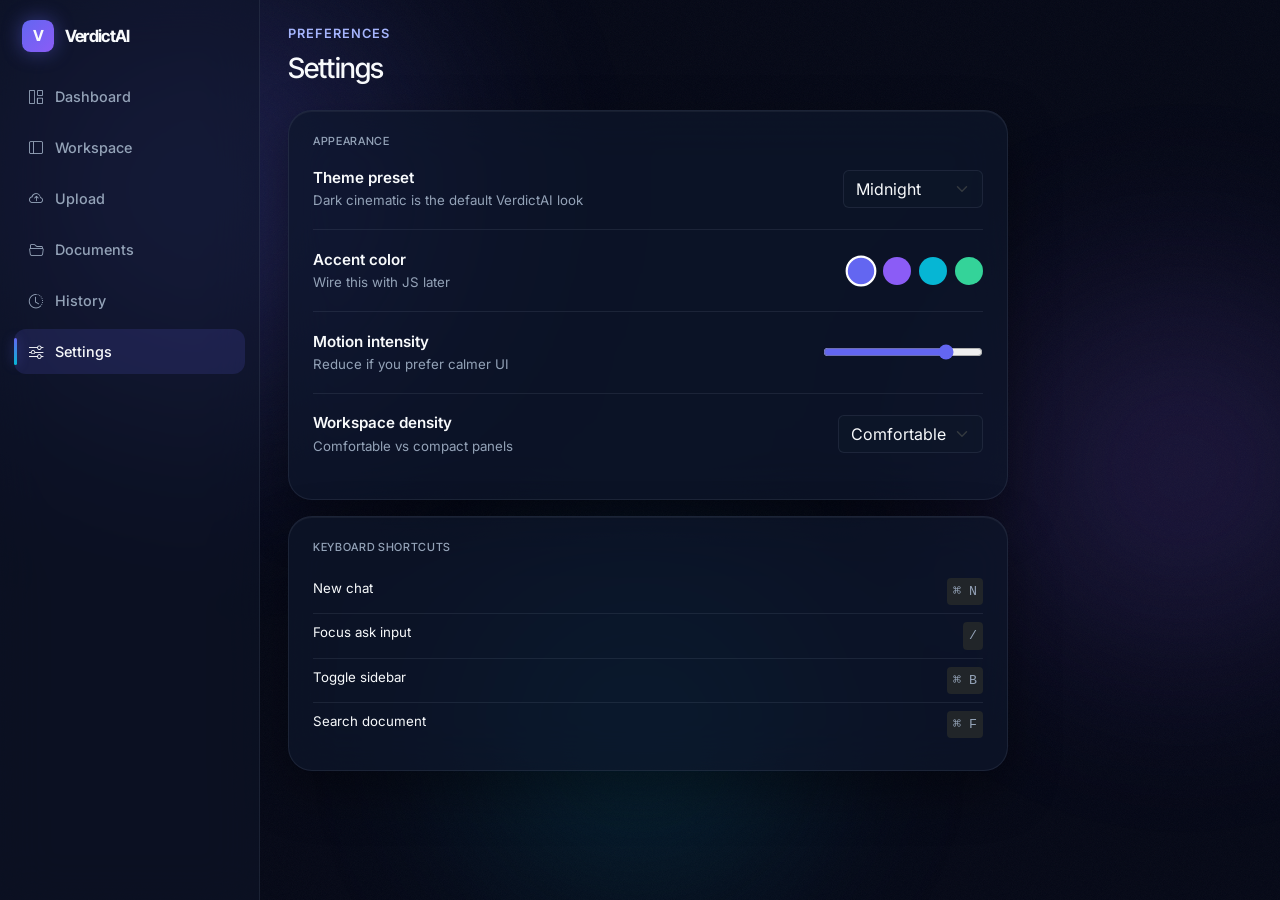
<file: settings.html>
<!DOCTYPE html>
<html lang="en">
<head>
  <meta charset="UTF-8">
  <meta name="viewport" content="width=device-width, initial-scale=1.0">
  <title>Settings — VerdictAI</title>
  <link rel="preconnect" href="https://fonts.googleapis.com">
  <link rel="preconnect" href="https://fonts.gstatic.com" crossorigin>
  <link href="https://fonts.googleapis.com/css2?family=Inter+Tight:wght@500;600;700&family=Inter:wght@400;500;600;700&display=swap" rel="stylesheet">
  <link href="https://cdn.jsdelivr.net/npm/bootstrap@5.3.3/dist/css/bootstrap.min.css" rel="stylesheet">
  <link href="https://cdn.jsdelivr.net/npm/bootstrap-icons@1.11.3/font/bootstrap-icons.min.css" rel="stylesheet">
  <link rel="stylesheet" href="style.css">
</head>
<body>
  <div class="bg-aurora" aria-hidden="true">
    <div class="blob blob-1"></div>
    <div class="blob blob-2"></div>
    <div class="blob blob-3"></div>
    <div class="noise"></div>
  </div>

  <div class="app-shell">
    <aside class="sidebar">
      <a href="index.html" class="brand mb-3 px-2"><span class="brand-mark">V</span> VerdictAI</a>
      <a class="sidebar-link" href="dashboard.html"><i class="bi bi-grid-1x2"></i> Dashboard</a>
      <a class="sidebar-link" href="workspace.html"><i class="bi bi-layout-sidebar"></i> Workspace</a>
      <a class="sidebar-link" href="upload.html"><i class="bi bi-cloud-arrow-up"></i> Upload</a>
      <a class="sidebar-link" href="documents.html"><i class="bi bi-folder2-open"></i> Documents</a>
      <a class="sidebar-link" href="history.html"><i class="bi bi-clock-history"></i> History</a>
      <a class="sidebar-link active" href="settings.html"><i class="bi bi-sliders"></i> Settings</a>
    </aside>

    <main class="app-main">
      <p class="section-label mb-2">Preferences</p>
      <h1 class="h3 mb-4">Settings</h1>

      <div class="glass p-4 mb-3" style="max-width:720px;">
        <h2 class="h6 text-muted-va text-uppercase mb-0" style="letter-spacing:0.06em;font-size:0.7rem;">Appearance</h2>

        <div class="setting-row">
          <div>
            <div class="fw-semibold">Theme preset</div>
            <div class="small text-muted-va">Dark cinematic is the default VerdictAI look</div>
          </div>
          <select class="form-select" id="theme-preset" style="width:auto;min-width:140px;">
            <option>Midnight</option>
            <option>Obsidian</option>
            <option>Aurora</option>
          </select>
        </div>

        <div class="setting-row">
          <div>
            <div class="fw-semibold">Accent color</div>
            <div class="small text-muted-va">Wire this with JS later</div>
          </div>
          <div class="d-flex gap-2" id="accent-picker">
            <button type="button" class="color-swatch active" style="background:#6366f1;" data-accent="#6366f1" aria-label="Indigo"></button>
            <button type="button" class="color-swatch" style="background:#8b5cf6;" data-accent="#8b5cf6" aria-label="Violet"></button>
            <button type="button" class="color-swatch" style="background:#06b6d4;" data-accent="#06b6d4" aria-label="Cyan"></button>
            <button type="button" class="color-swatch" style="background:#34d399;" data-accent="#34d399" aria-label="Emerald"></button>
          </div>
        </div>

        <div class="setting-row">
          <div>
            <div class="fw-semibold">Motion intensity</div>
            <div class="small text-muted-va">Reduce if you prefer calmer UI</div>
          </div>
          <input type="range" class="range-premium" id="motion-intensity" min="0" max="100" value="80">
        </div>

        <div class="setting-row border-0">
          <div>
            <div class="fw-semibold">Workspace density</div>
            <div class="small text-muted-va">Comfortable vs compact panels</div>
          </div>
          <select class="form-select" id="density" style="width:auto;min-width:140px;">
            <option>Comfortable</option>
            <option>Compact</option>
          </select>
        </div>
      </div>

      <div class="glass p-4" style="max-width:720px;">
        <h2 class="h6 text-muted-va text-uppercase mb-3" style="letter-spacing:0.06em;font-size:0.7rem;">Keyboard shortcuts</h2>
        <div class="d-flex justify-content-between py-2 border-bottom" style="border-color:var(--border)!important;">
          <span class="small">New chat</span>
          <kbd class="text-muted-va">⌘ N</kbd>
        </div>
        <div class="d-flex justify-content-between py-2 border-bottom" style="border-color:var(--border)!important;">
          <span class="small">Focus ask input</span>
          <kbd class="text-muted-va">/</kbd>
        </div>
        <div class="d-flex justify-content-between py-2 border-bottom" style="border-color:var(--border)!important;">
          <span class="small">Toggle sidebar</span>
          <kbd class="text-muted-va">⌘ B</kbd>
        </div>
        <div class="d-flex justify-content-between py-2">
          <span class="small">Search document</span>
          <kbd class="text-muted-va">⌘ F</kbd>
        </div>
      </div>
    </main>
  </div>

  <script src="script.js"></script>
</body>
</html>
</file>
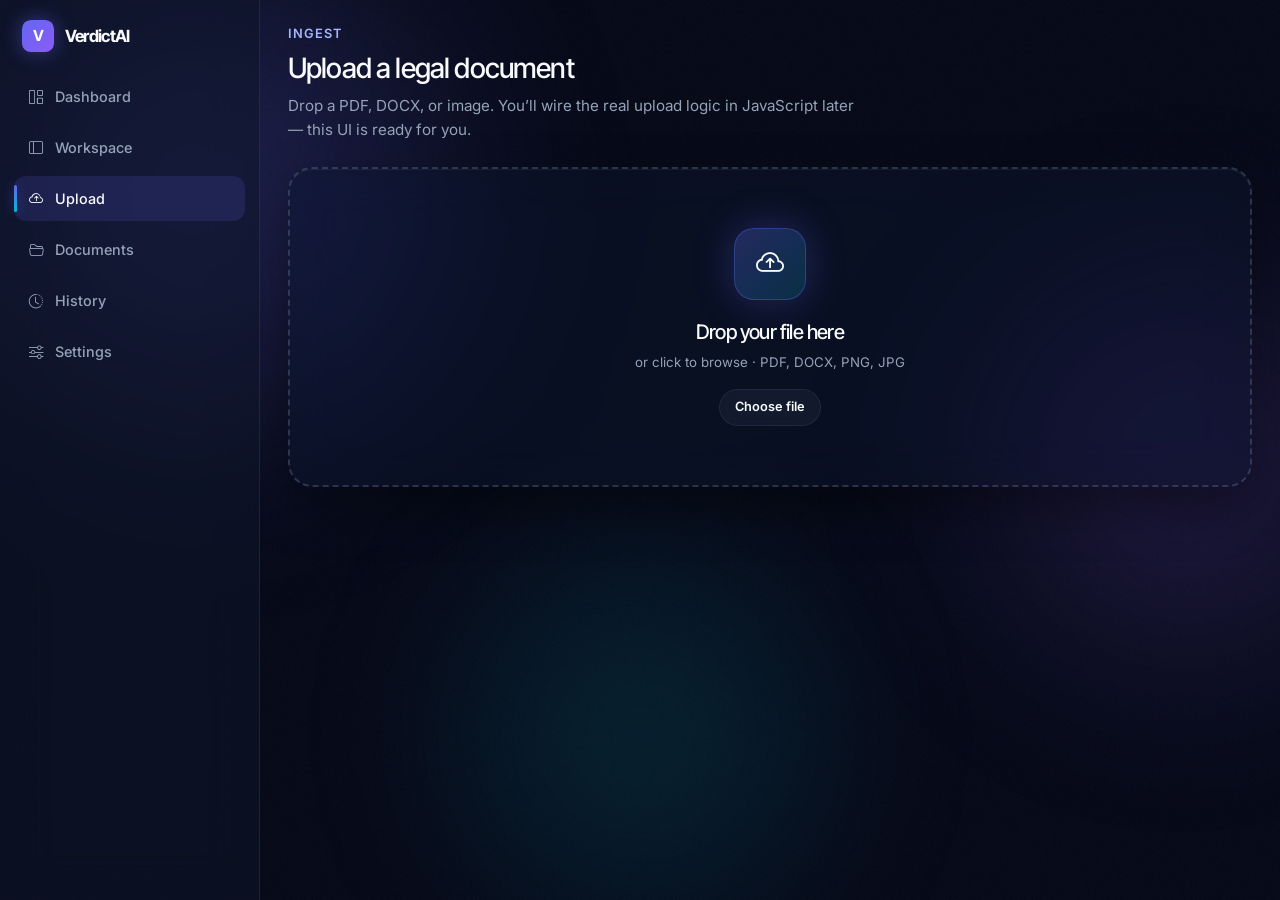
<file: upload.html>
<!DOCTYPE html>
<html lang="en">
<head>
  <meta charset="UTF-8">
  <meta name="viewport" content="width=device-width, initial-scale=1.0">
  <title>Upload — VerdictAI</title>
  <link rel="preconnect" href="https://fonts.googleapis.com">
  <link rel="preconnect" href="https://fonts.gstatic.com" crossorigin>
  <link href="https://fonts.googleapis.com/css2?family=Inter+Tight:wght@500;600;700&family=Inter:wght@400;500;600;700&display=swap" rel="stylesheet">
  <link href="https://cdn.jsdelivr.net/npm/bootstrap@5.3.3/dist/css/bootstrap.min.css" rel="stylesheet">
  <link href="https://cdn.jsdelivr.net/npm/bootstrap-icons@1.11.3/font/bootstrap-icons.min.css" rel="stylesheet">
  <link rel="stylesheet" href="style.css">
</head>
<body>
  <div class="bg-aurora" aria-hidden="true">
    <div class="blob blob-1"></div>
    <div class="blob blob-2"></div>
    <div class="blob blob-3"></div>
    <div class="noise"></div>
  </div>

  <div class="app-shell">
    <aside class="sidebar">
      <a href="index.html" class="brand mb-3 px-2"><span class="brand-mark">V</span> VerdictAI</a>
      <a class="sidebar-link" href="dashboard.html"><i class="bi bi-grid-1x2"></i> Dashboard</a>
      <a class="sidebar-link" href="workspace.html"><i class="bi bi-layout-sidebar"></i> Workspace</a>
      <a class="sidebar-link active" href="upload.html"><i class="bi bi-cloud-arrow-up"></i> Upload</a>
      <a class="sidebar-link" href="documents.html"><i class="bi bi-folder2-open"></i> Documents</a>
      <a class="sidebar-link" href="history.html"><i class="bi bi-clock-history"></i> History</a>
      <a class="sidebar-link" href="settings.html"><i class="bi bi-sliders"></i> Settings</a>
    </aside>

    <main class="app-main">
      <p class="section-label mb-2">Ingest</p>
      <h1 class="h3 mb-2">Upload a legal document</h1>
      <p class="text-muted-va mb-4" style="max-width:36rem;">
        Drop a PDF, DOCX, or image. You’ll wire the real upload logic in JavaScript later —
        this UI is ready for you.
      </p>

      <label class="dropzone glass mb-4" for="file-input" id="dropzone">
        <input type="file" id="file-input" accept=".pdf,.doc,.docx,.png,.jpg,.jpeg" hidden>
        <div class="dropzone-icon"><i class="bi bi-cloud-arrow-up"></i></div>
        <h2 class="h5 mb-2">Drop your file here</h2>
        <p class="text-muted-va small mb-3">or click to browse · PDF, DOCX, PNG, JPG</p>
        <span class="btn-ghost btn-sm-premium">Choose file</span>

        <!-- Progress UI placeholders for your JS -->
        <div id="upload-progress" class="w-100 mt-4" hidden>
          <div class="progress-ring-wrap"></div>
          <p class="small text-muted-va mb-0" id="upload-status">Uploading…</p>
          <div class="progress mx-auto mt-2" style="height:6px;max-width:240px;background:rgba(148,163,184,.15);">
            <div class="progress-bar" id="upload-bar" style="width:0%;background:linear-gradient(90deg,var(--primary),var(--accent));"></div>
          </div>
        </div>
      </label>

      <div class="glass p-4" id="upload-result" hidden>
        <div class="d-flex flex-wrap justify-content-between align-items-center gap-3">
          <div>
            <div class="badge-soft mb-2"><i class="bi bi-check-circle"></i> Ready</div>
            <h3 class="h5 mb-1" id="uploaded-name">document.pdf</h3>
            <p class="small text-muted-va mb-0" id="uploaded-meta">—</p>
          </div>
          <a href="workspace.html" class="btn-premium" id="open-workspace-cta">
            Open in Workspace <i class="bi bi-arrow-right"></i>
          </a>
        </div>
      </div>

      <div class="row g-3 mt-2" id="upload-queue">
        <!-- Your JS can append uploaded file cards here -->
      </div>
    </main>
  </div>

  <script src="script.js"></script>
</body>
</html>
</file>
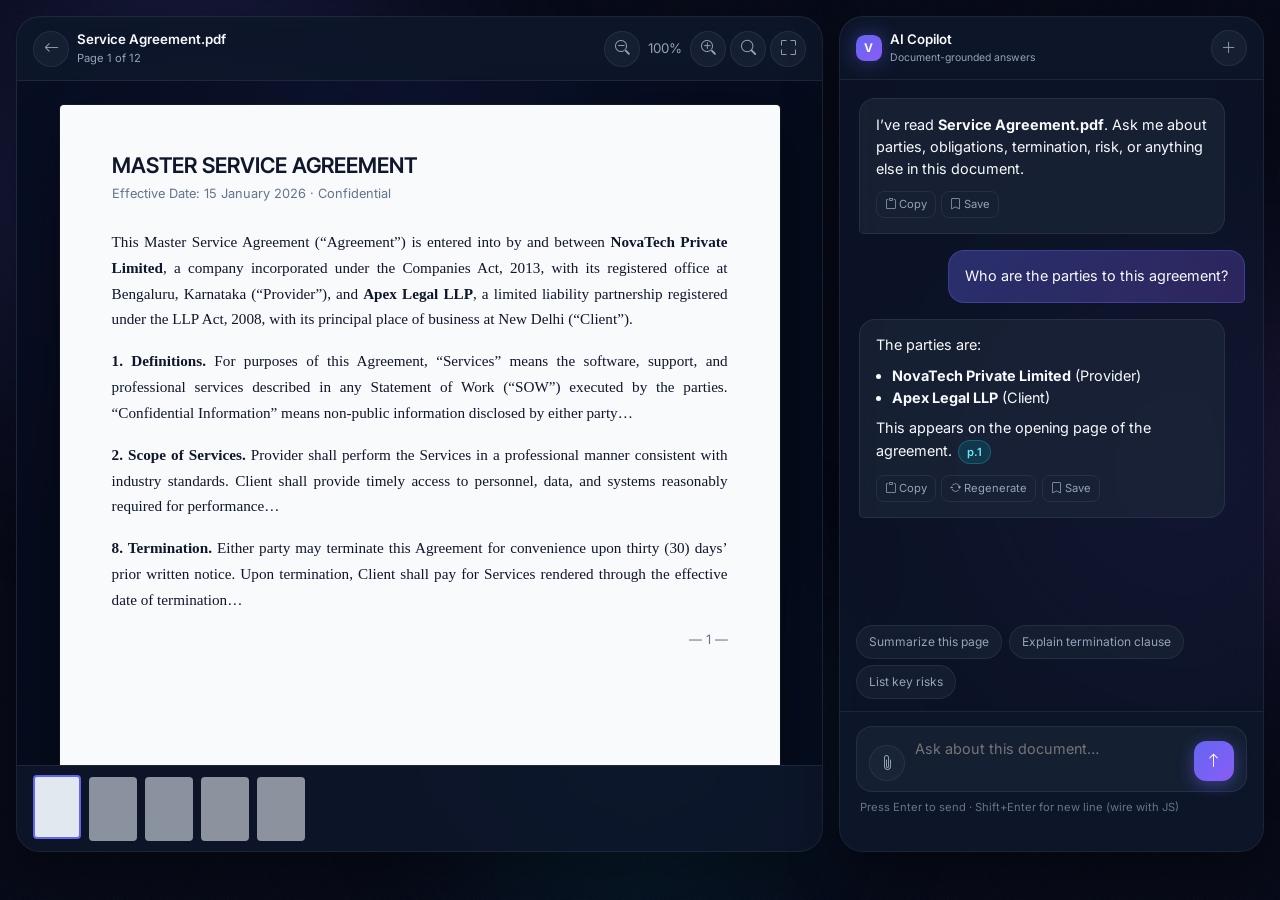
<file: workspace.html>
<!DOCTYPE html>
<html lang="en">
<head>
  <meta charset="UTF-8">
  <meta name="viewport" content="width=device-width, initial-scale=1.0">
  <title>Workspace — VerdictAI</title>
  <link rel="preconnect" href="https://fonts.googleapis.com">
  <link rel="preconnect" href="https://fonts.gstatic.com" crossorigin>
  <link href="https://fonts.googleapis.com/css2?family=Inter+Tight:wght@500;600;700&family=Inter:wght@400;500;600;700&display=swap" rel="stylesheet">
  <link href="https://cdn.jsdelivr.net/npm/bootstrap@5.3.3/dist/css/bootstrap.min.css" rel="stylesheet">
  <link href="https://cdn.jsdelivr.net/npm/bootstrap-icons@1.11.3/font/bootstrap-icons.min.css" rel="stylesheet">
  <link rel="stylesheet" href="style.css">
</head>
<body>
  <div class="bg-aurora" aria-hidden="true">
    <div class="blob blob-1"></div>
    <div class="blob blob-2"></div>
    <div class="blob blob-3"></div>
    <div class="noise"></div>
  </div>

  <div class="workspace-layout">
    <!-- LEFT: PDF Viewer (~68%) -->
    <section class="glass pdf-panel" aria-label="Document reader">
      <div class="panel-toolbar">
        <a href="dashboard.html" class="btn-icon" title="Back"><i class="bi bi-arrow-left"></i></a>
        <div class="flex-grow-1 min-w-0">
          <div class="small fw-semibold text-truncate" id="doc-title">Service Agreement.pdf</div>
          <div class="text-muted-va" style="font-size:0.7rem;" id="page-indicator">Page <span id="current-page">1</span> of <span id="total-pages">12</span></div>
        </div>
        <div class="d-flex align-items-center gap-1">
          <button type="button" class="btn-icon" id="zoom-out" title="Zoom out" aria-label="Zoom out"><i class="bi bi-zoom-out"></i></button>
          <span class="small text-muted-va px-1" id="zoom-level">100%</span>
          <button type="button" class="btn-icon" id="zoom-in" title="Zoom in" aria-label="Zoom in"><i class="bi bi-zoom-in"></i></button>
          <button type="button" class="btn-icon" id="search-doc" title="Search" aria-label="Search"><i class="bi bi-search"></i></button>
          <button type="button" class="btn-icon" id="fullscreen-btn" title="Fullscreen" aria-label="Fullscreen"><i class="bi bi-fullscreen"></i></button>
        </div>
      </div>

      <div class="pdf-viewer-area" id="pdf-viewer">
        <!-- Placeholder “paper” — your JS can replace with real PDF pages later -->
        <article class="pdf-page" id="pdf-page-1" data-page="1">
          <h3>MASTER SERVICE AGREEMENT</h3>
          <p class="meta">Effective Date: 15 January 2026 · Confidential</p>
          <p>
            This Master Service Agreement (“Agreement”) is entered into by and between
            <strong>NovaTech Private Limited</strong>, a company incorporated under the Companies Act, 2013,
            with its registered office at Bengaluru, Karnataka (“Provider”), and
            <strong>Apex Legal LLP</strong>, a limited liability partnership registered under the LLP Act, 2008,
            with its principal place of business at New Delhi (“Client”).
          </p>
          <p>
            <strong>1. Definitions.</strong> For purposes of this Agreement, “Services” means the software,
            support, and professional services described in any Statement of Work (“SOW”) executed by the parties.
            “Confidential Information” means non-public information disclosed by either party…
          </p>
          <p>
            <strong>2. Scope of Services.</strong> Provider shall perform the Services in a professional manner
            consistent with industry standards. Client shall provide timely access to personnel, data, and systems
            reasonably required for performance…
          </p>
          <p>
            <strong>8. Termination.</strong> Either party may terminate this Agreement for convenience upon thirty (30)
            days’ prior written notice. Upon termination, Client shall pay for Services rendered through the
            effective date of termination…
          </p>
          <p class="meta text-end mb-0">— 1 —</p>
        </article>
      </div>

      <div class="page-thumbs" id="page-thumbs" aria-label="Page thumbnails">
        <button type="button" class="thumb active" data-page="1" aria-label="Page 1"></button>
        <button type="button" class="thumb" data-page="2" aria-label="Page 2"></button>
        <button type="button" class="thumb" data-page="3" aria-label="Page 3"></button>
        <button type="button" class="thumb" data-page="4" aria-label="Page 4"></button>
        <button type="button" class="thumb" data-page="5" aria-label="Page 5"></button>
      </div>
    </section>

    <!-- RIGHT: AI Copilot (~32%) -->
    <aside class="glass copilot-panel" aria-label="AI Copilot">
      <div class="panel-toolbar">
        <div class="d-flex align-items-center gap-2">
          <span class="brand-mark" style="width:1.6rem;height:1.6rem;font-size:0.75rem;">V</span>
          <div>
            <div class="small fw-semibold">AI Copilot</div>
            <div class="text-muted-va" style="font-size:0.65rem;">Document-grounded answers</div>
          </div>
        </div>
        <button type="button" class="btn-icon ms-auto" id="new-chat" title="New chat" aria-label="New chat">
          <i class="bi bi-plus-lg"></i>
        </button>
      </div>

      <div class="copilot-messages" id="chat-messages">
        <div class="msg msg-ai">
          I’ve read <strong>Service Agreement.pdf</strong>. Ask me about parties, obligations,
          termination, risk, or anything else in this document.
          <div class="msg-actions">
            <button type="button"><i class="bi bi-clipboard"></i> Copy</button>
            <button type="button"><i class="bi bi-bookmark"></i> Save</button>
          </div>
        </div>

        <div class="msg msg-user" id="sample-user-msg">
          Who are the parties to this agreement?
        </div>

        <div class="msg msg-ai">
          The parties are:
          <ul class="mb-2 mt-2 ps-3">
            <li><strong>NovaTech Private Limited</strong> (Provider)</li>
            <li><strong>Apex Legal LLP</strong> (Client)</li>
          </ul>
          This appears on the opening page of the agreement.
          <span class="citation">p.1</span>
          <div class="msg-actions">
            <button type="button"><i class="bi bi-clipboard"></i> Copy</button>
            <button type="button"><i class="bi bi-arrow-repeat"></i> Regenerate</button>
            <button type="button"><i class="bi bi-bookmark"></i> Save</button>
          </div>
        </div>

        <!-- Typing indicator (show/hide with your JS) -->
        <div class="msg msg-ai" id="typing-indicator" hidden>
          <span class="typing-dots"><span></span><span></span><span></span></span>
        </div>
      </div>

      <div class="suggestions" id="suggestions">
        <button type="button" class="chip">Summarize this page</button>
        <button type="button" class="chip">Explain termination clause</button>
        <button type="button" class="chip">List key risks</button>
      </div>

      <div class="copilot-input-wrap">
        <form id="ask-form" action="#" method="get">
          <div class="copilot-input-box">
            <button type="button" class="btn-icon" id="attach-btn" aria-label="Attach" title="Attach">
              <i class="bi bi-paperclip"></i>
            </button>
            <textarea
              id="question-input"
              name="question"
              rows="1"
              placeholder="Ask about this document…"
              aria-label="Your question"
            ></textarea>
            <button type="submit" class="btn-send" id="ask-button" aria-label="Send">
              <i class="bi bi-arrow-up"></i>
            </button>
          </div>
          <p class="kbd-hint">Press Enter to send · Shift+Enter for new line (wire with JS)</p>
        </form>
      </div>
    </aside>
  </div>

  <script src="script.js"></script>
</body>
</html>
</file>
<file: style.css>
/* =========================================================
   VerdictAI — Premium Dark Glass Design System
   Bootstrap + Custom CSS only (JS left for student)
   ========================================================= */

:root {
  --bg: #050816;
  --surface: rgba(15, 23, 42, 0.72);
  --surface-2: rgba(30, 41, 59, 0.55);
  --border: rgba(148, 163, 184, 0.12);
  --text: #f8fafc;
  --muted: #94a3b8;
  --primary: #6366f1;
  --primary-2: #8b5cf6;
  --accent: #06b6d4;
  --glow: rgba(99, 102, 241, 0.45);
  --success: #34d399;
  --warning: #fbbf24;
  --danger: #f87171;
  --radius: 1rem;
  --radius-lg: 1.5rem;
  --font: "Inter", system-ui, sans-serif;
  --font-display: "Inter Tight", "Inter", system-ui, sans-serif;
  --ease-out: cubic-bezier(0.22, 1, 0.36, 1);
  --spring: cubic-bezier(0.34, 1.56, 0.64, 1);
  --nav-h: 72px;
  --shadow-glow: 0 0 60px var(--glow);
}

*,
*::before,
*::after {
  box-sizing: border-box;
}

html {
  scroll-behavior: smooth;
}

body {
  margin: 0;
  min-height: 100vh;
  font-family: var(--font);
  font-size: 0.95rem;
  line-height: 1.6;
  color: var(--text);
  background: var(--bg);
  overflow-x: hidden;
}

h1, h2, h3, h4, h5, h6,
.display-font {
  font-family: var(--font-display);
  letter-spacing: -0.03em;
  font-weight: 600;
}

a {
  color: inherit;
  text-decoration: none;
}

img {
  max-width: 100%;
  display: block;
}

::selection {
  background: rgba(99, 102, 241, 0.45);
  color: #fff;
}

/* ---------- Animated cinematic background ---------- */

.bg-aurora {
  position: fixed;
  inset: 0;
  z-index: -2;
  overflow: hidden;
  background: var(--bg);
  pointer-events: none;
}

.bg-aurora .blob {
  position: absolute;
  border-radius: 50%;
  filter: blur(80px);
  opacity: 0.55;
  animation: blob-drift 18s ease-in-out infinite;
  will-change: transform;
}

.bg-aurora .blob-1 {
  width: 55vw;
  height: 55vw;
  top: -18%;
  left: -12%;
  background: radial-gradient(circle, rgba(99, 102, 241, 0.55), transparent 70%);
}

.bg-aurora .blob-2 {
  width: 45vw;
  height: 45vw;
  top: 20%;
  right: -15%;
  background: radial-gradient(circle, rgba(139, 92, 246, 0.4), transparent 70%);
  animation-delay: -6s;
}

.bg-aurora .blob-3 {
  width: 40vw;
  height: 40vw;
  bottom: -10%;
  left: 30%;
  background: radial-gradient(circle, rgba(6, 182, 212, 0.35), transparent 70%);
  animation-delay: -12s;
}

.bg-aurora .grid-overlay {
  position: absolute;
  inset: 0;
  background-image:
    linear-gradient(rgba(148, 163, 184, 0.04) 1px, transparent 1px),
    linear-gradient(90deg, rgba(148, 163, 184, 0.04) 1px, transparent 1px);
  background-size: 64px 64px;
  mask-image: radial-gradient(ellipse 70% 60% at 50% 30%, black, transparent);
}

.bg-aurora .noise {
  position: absolute;
  inset: 0;
  opacity: 0.04;
  background-image: url("data:image/svg+xml,%3Csvg viewBox='0 0 256 256' xmlns='http://www.w3.org/2000/svg'%3E%3Cfilter id='n'%3E%3CfeTurbulence type='fractalNoise' baseFrequency='0.85' numOctaves='4' stitchTiles='stitch'/%3E%3C/filter%3E%3Crect width='100%25' height='100%25' filter='url(%23n)'/%3E%3C/svg%3E");
  background-size: 180px;
}

@keyframes blob-drift {
  0%, 100% { transform: translate(0, 0) scale(1); }
  33% { transform: translate(4%, 6%) scale(1.08); }
  66% { transform: translate(-5%, 3%) scale(0.95); }
}

/* Scroll progress bar (wire with JS later: set width) */
/* .scroll-progress {
  position: fixed;
  top: 0;
  left: 0;
  height: 2px;
  width: 0%;
  z-index: 9999;
  background: linear-gradient(90deg, var(--primary), var(--accent));
  box-shadow: 0 0 12px var(--glow);
  transition: width 0.1s linear;
} */
 .scroll-progress {
    position: fixed;
    top: 0;
    left: 0;
    height: 4px;
    width: 0%;
    background: #6366f1;
    z-index: 99999;
}

/* ---------- Floating glass navbar ---------- */

.nav-float-wrap {
  position: sticky;
  top: 1rem;
  z-index: 1000;
  padding: 0 1rem;
  margin-bottom: 0.5rem;
}

.nav-glass {
  max-width: 1180px;
  margin: 0 auto;
  display: flex;
  align-items: center;
  justify-content: space-between;
  gap: 1rem;
  padding: 0.65rem 0.85rem 0.65rem 1.1rem;
  background: rgba(15, 23, 42, 0.55);
  border: 1px solid var(--border);
  border-radius: 999px;
  backdrop-filter: blur(28px) saturate(1.4);
  -webkit-backdrop-filter: blur(28px) saturate(1.4);
  box-shadow:
    0 8px 32px rgba(0, 0, 0, 0.35),
    inset 0 1px 0 rgba(255, 255, 255, 0.06);
  transition: padding 0.3s ease-out, gap 0.3s ease-out, box-shadow 0.35s var(--ease-out), border-color 0.35s;
}

.nav-glass:hover {
  border-color: rgba(148, 163, 184, 0.22);
  box-shadow:
    0 8px 40px rgba(0, 0, 0, 0.4),
    0 0 40px rgba(99, 102, 241, 0.12),
    inset 0 1px 0 rgba(255, 255, 255, 0.08);
}

.brand {
  display: inline-flex;
  align-items: center;
  gap: 0.65rem;
  font-family: var(--font-display);
  font-weight: 700;
  font-size: 1.05rem;
  letter-spacing: -0.04em;
  color: var(--text);
  white-space: nowrap;
}

.brand-mark {
  width: 2rem;
  height: 2rem;
  border-radius: 0.55rem;
  display: grid;
  place-items: center;
  background: linear-gradient(135deg, var(--primary), var(--primary-2));
  box-shadow: 0 0 20px var(--glow);
  font-size: 0.95rem;
  font-weight: 700;
}

.nav-links {
  display: flex;
  align-items: center;
  gap: 0.15rem;
  list-style: none;
  margin: 0;
  padding: 0;
}

.nav-links a {
  position: relative;
  display: inline-flex;
  align-items: center;
  padding: 0.45rem 0.85rem;
  font-size: 0.85rem;
  font-weight: 500;
  color: var(--muted);
  border-radius: 999px;
  transition: color 0.25s, background 0.25s;
}

.nav-links a:hover {
  color: var(--text);
  background: rgba(148, 163, 184, 0.08);
}

.nav-links a.active {
  color: var(--text);
  background: rgba(99, 102, 241, 0.18);
  box-shadow: inset 0 0 0 1px rgba(99, 102, 241, 0.25);
}

.nav-actions {
  display: flex;
  align-items: center;
  gap: 0.5rem;
}

.btn-icon {
  width: 2.25rem;
  height: 2.25rem;
  border-radius: 999px;
  border: 1px solid var(--border);
  background: var(--surface-2);
  color: var(--muted);
  display: inline-flex;
  align-items: center;
  justify-content: center;
  transition: transform 0.2s var(--spring), color 0.2s, border-color 0.2s, box-shadow 0.3s;
}

.btn-icon:hover {
  color: var(--text);
  border-color: rgba(148, 163, 184, 0.3);
  transform: translateY(-2px);
  box-shadow: 0 0 20px rgba(99, 102, 241, 0.25);
}

.nav-toggle {
  display: none;
  border: none;
  background: transparent;
  color: var(--text);
  font-size: 1.35rem;
}

@media (max-width: 991px) {
  .nav-glass {
    border-radius: 1.25rem;
    flex-wrap: wrap;
  }
  .nav-toggle { display: inline-flex; }
  .nav-links {
    display: none;
    width: 100%;
    flex-direction: column;
    padding: 0.5rem 0;
  }
  .nav-links.open { display: flex; }
  .nav-links a { width: 100%; }
}

/* ---------- Buttons ---------- */

.btn-premium {
  position: relative;
  display: inline-flex;
  align-items: center;
  justify-content: center;
  gap: 0.5rem;
  padding: 0.75rem 1.35rem;
  font-family: var(--font);
  font-size: 0.9rem;
  font-weight: 600;
  border-radius: 999px;
  border: none;
  cursor: pointer;
  color: #fff;
  background: linear-gradient(135deg, var(--primary), var(--primary-2));
  box-shadow: 0 8px 28px var(--glow), inset 0 1px 0 rgba(255, 255, 255, 0.2);
  transition: transform 0.2s var(--spring), box-shadow 0.3s, filter 0.3s;
  overflow: hidden;
}

.btn-premium::before {
  content: "";
  position: absolute;
  inset: 0;
  background: linear-gradient(120deg, transparent, rgba(255, 255, 255, 0.22), transparent);
  transform: translateX(-120%);
  transition: transform 0.6s var(--ease-out);
}

.btn-premium:hover {
  transform: translateY(-3px) scale(1.02);
  box-shadow: 0 14px 40px var(--glow);
  filter: brightness(1.05);
  color: #fff;
}

.btn-premium:hover::before {
  transform: translateX(120%);
}

.btn-premium:active {
  transform: scale(0.97);
}

.btn-ghost {
  display: inline-flex;
  align-items: center;
  gap: 0.5rem;
  padding: 0.75rem 1.25rem;
  font-size: 0.9rem;
  font-weight: 600;
  color: var(--text);
  background: rgba(148, 163, 184, 0.06);
  border: 1px solid var(--border);
  border-radius: 999px;
  backdrop-filter: blur(12px);
  transition: transform 0.2s var(--spring), border-color 0.25s, background 0.25s, box-shadow 0.3s;
}

.btn-ghost:hover {
  transform: translateY(-3px);
  border-color: rgba(148, 163, 184, 0.28);
  background: rgba(148, 163, 184, 0.12);
  box-shadow: 0 10px 30px rgba(0, 0, 0, 0.25);
  color: var(--text);
}

.btn-ghost:active {
  transform: scale(0.97);
}

.btn-sm-premium {
  padding: 0.45rem 0.95rem;
  font-size: 0.8rem;
}

/* ---------- Glass panels / cards ---------- */

.glass {
  background: var(--surface);
  border: 1px solid var(--border);
  border-radius: var(--radius-lg);
  backdrop-filter: blur(24px) saturate(1.3);
  -webkit-backdrop-filter: blur(24px) saturate(1.3);
  box-shadow:
    0 20px 50px rgba(0, 0, 0, 0.35),
    inset 0 1px 0 rgba(255, 255, 255, 0.05);
}

.glass-2 {
  background: var(--surface-2);
  border: 1px solid var(--border);
  border-radius: var(--radius);
  backdrop-filter: blur(16px);
}

.card-bento {
  position: relative;
  padding: 1.5rem;
  overflow: hidden;
  transition: transform 0.35s var(--ease-out), border-color 0.35s, box-shadow 0.35s;
}

.card-bento::after {
  content: "";
  position: absolute;
  inset: -1px;
  border-radius: inherit;
  padding: 1px;
  background: linear-gradient(135deg, transparent 30%, rgba(99, 102, 241, 0.45), rgba(6, 182, 212, 0.35), transparent 70%);
  background-size: 200% 200%;
  -webkit-mask: linear-gradient(#fff 0 0) content-box, linear-gradient(#fff 0 0);
  mask: linear-gradient(#fff 0 0) content-box, linear-gradient(#fff 0 0);
  -webkit-mask-composite: xor;
  mask-composite: exclude;
  opacity: 0;
  transition: opacity 0.4s;
  animation: shimmer-border 4s linear infinite;
  pointer-events: none;
}

.card-bento:hover {
  transform: translateY(-6px) scale(1.015);
  border-color: rgba(148, 163, 184, 0.25);
  box-shadow:
    0 24px 60px rgba(0, 0, 0, 0.45),
    0 0 40px rgba(99, 102, 241, 0.15);
}

.card-bento:hover::after {
  opacity: 1;
}

@keyframes shimmer-border {
  0% { background-position: 0% 50%; }
  100% { background-position: 200% 50%; }
}

.icon-glow {
  width: 2.75rem;
  height: 2.75rem;
  border-radius: 0.85rem;
  display: grid;
  place-items: center;
  background: linear-gradient(135deg, rgba(99, 102, 241, 0.25), rgba(6, 182, 212, 0.15));
  border: 1px solid rgba(99, 102, 241, 0.3);
  color: #a5b4fc;
  font-size: 1.15rem;
  box-shadow: 0 0 24px rgba(99, 102, 241, 0.25);
  margin-bottom: 1rem;
}

.text-gradient {
  background: linear-gradient(135deg, #ffffff 0%, #a5b4fc 45%, #67e8f9 100%);
  -webkit-background-clip: text;
  background-clip: text;
  -webkit-text-fill-color: transparent;
  color: transparent;
}

.text-muted-va {
  color: var(--muted) !important;
}

/* Reveal on load (CSS only) */
.reveal {
  animation: reveal-up 0.7s var(--ease-out) both;
}

.reveal-d1 { animation-delay: 0.08s; }
.reveal-d2 { animation-delay: 0.16s; }
.reveal-d3 { animation-delay: 0.24s; }
.reveal-d4 { animation-delay: 0.32s; }
.reveal-d5 { animation-delay: 0.4s; }

@keyframes reveal-up {
  from {
    opacity: 0;
    transform: translateY(24px);
    filter: blur(8px);
  }
  to {
    opacity: 1;
    transform: translateY(0);
    filter: blur(0);
  }
}

@media (prefers-reduced-motion: reduce) {
  .reveal, .blob, .float-y, .spin-slow {
    animation: none !important;
  }
}

/* ---------- Hero ---------- */

.hero {
  max-width: 1180px;
  margin: 0 auto;
  padding: 3.5rem 1.25rem 4rem;
}

.hero-eyebrow {
  display: inline-flex;
  align-items: center;
  gap: 0.5rem;
  padding: 0.35rem 0.85rem;
  border-radius: 999px;
  border: 1px solid var(--border);
  background: rgba(99, 102, 241, 0.12);
  color: #c7d2fe;
  font-size: 0.75rem;
  font-weight: 600;
  letter-spacing: 0.04em;
  text-transform: uppercase;
  margin-bottom: 1.25rem;
}

.hero-title {
  font-size: clamp(2.4rem, 6vw, 4.25rem);
  line-height: 1.05;
  margin: 0 0 1.25rem;
  max-width: 14ch;
}

.hero-sub {
  font-size: 1.1rem;
  color: var(--muted);
  max-width: 34rem;
  margin-bottom: 2rem;
}

.word-rotate {
  display: inline-block;
  position: relative;
  min-width: 8ch;
}

.word-rotate span {
  display: inline-block;
  background: linear-gradient(135deg, #a5b4fc, #67e8f9);
  -webkit-background-clip: text;
  background-clip: text;
  -webkit-text-fill-color: transparent;
}

/* 3D mockup */
.mockup-stage {
  position: relative;
  perspective: 1200px;
  min-height: 420px;
}

.mockup-frame {
  position: relative;
  transform: rotateY(-12deg) rotateX(8deg);
  transform-style: preserve-3d;
  animation: float-y 6s ease-in-out infinite;
  border-radius: 1.25rem;
  overflow: hidden;
  border: 1px solid var(--border);
  background: rgba(15, 23, 42, 0.85);
  box-shadow:
    0 40px 80px rgba(0, 0, 0, 0.55),
    0 0 80px rgba(99, 102, 241, 0.25);
}

@keyframes float-y {
  0%, 100% { transform: rotateY(-12deg) rotateX(8deg) translateY(0); }
  50% { transform: rotateY(-12deg) rotateX(8deg) translateY(-14px); }
}

.mockup-toolbar {
  display: flex;
  align-items: center;
  gap: 0.4rem;
  padding: 0.75rem 1rem;
  border-bottom: 1px solid var(--border);
  background: rgba(30, 41, 59, 0.6);
}

.dot {
  width: 0.55rem;
  height: 0.55rem;
  border-radius: 50%;
}
.dot-r { background: #f87171; }
.dot-y { background: #fbbf24; }
.dot-g { background: #34d399; }

.mockup-body {
  display: grid;
  grid-template-columns: 1.4fr 1fr;
  min-height: 280px;
}

.mockup-pdf {
  padding: 1rem;
  background: linear-gradient(180deg, #1e293b, #0f172a);
}

.paper-line {
  height: 8px;
  border-radius: 4px;
  background: rgba(148, 163, 184, 0.2);
  margin-bottom: 0.55rem;
}
.paper-line.short { width: 55%; }
.paper-line.mid { width: 78%; }

.mockup-chat {
  padding: 1rem;
  border-left: 1px solid var(--border);
  display: flex;
  flex-direction: column;
  gap: 0.65rem;
}

.chat-bubble {
  padding: 0.65rem 0.85rem;
  border-radius: 0.85rem;
  font-size: 0.72rem;
  line-height: 1.45;
  color: var(--muted);
  background: rgba(30, 41, 59, 0.8);
  border: 1px solid var(--border);
  animation: bubble-in 0.6s var(--ease-out) both;
}

.chat-bubble.ai {
  background: linear-gradient(135deg, rgba(99, 102, 241, 0.2), rgba(6, 182, 212, 0.12));
  border-color: rgba(99, 102, 241, 0.3);
  color: #e2e8f0;
}

.chat-bubble:nth-child(2) { animation-delay: 0.2s; }
.chat-bubble:nth-child(3) { animation-delay: 0.4s; }

@keyframes bubble-in {
  from { opacity: 0; transform: translateY(8px); }
  to { opacity: 1; transform: translateY(0); }
}

.mockup-glow {
  position: absolute;
  width: 70%;
  height: 40%;
  bottom: -10%;
  left: 15%;
  background: radial-gradient(ellipse, var(--glow), transparent 70%);
  filter: blur(20px);
  z-index: -1;
}

/* ---------- Sections ---------- */

.section {
  max-width: 1180px;
  margin: 0 auto;
  padding: 4rem 1.25rem;
}

.section-label {
  color: #a5b4fc;
  font-size: 0.8rem;
  font-weight: 600;
  letter-spacing: 0.08em;
  text-transform: uppercase;
  margin-bottom: 0.75rem;
}

.section-title {
  font-size: clamp(1.75rem, 4vw, 2.75rem);
  margin-bottom: 0.75rem;
}

.section-lead {
  color: var(--muted);
  max-width: 36rem;
  margin-bottom: 2.5rem;
}

/* Timeline */
.timeline {
  display: grid;
  grid-template-columns: repeat(4, 1fr);
  gap: 1rem;
  position: relative;
}

.timeline::before {
  content: "";
  position: absolute;
  top: 1.85rem;
  left: 8%;
  right: 8%;
  height: 2px;
  background: linear-gradient(90deg, var(--primary), var(--primary-2), var(--accent));
  opacity: 0.35;
}

.timeline-step {
  text-align: center;
  padding: 1rem 0.75rem;
}

.timeline-num {
  width: 3.25rem;
  height: 3.25rem;
  margin: 0 auto 1rem;
  border-radius: 50%;
  display: grid;
  place-items: center;
  font-weight: 700;
  background: rgba(15, 23, 42, 0.9);
  border: 1px solid rgba(99, 102, 241, 0.45);
  box-shadow: 0 0 24px rgba(99, 102, 241, 0.3);
  position: relative;
  z-index: 1;
}

@media (max-width: 768px) {
  .timeline {
    grid-template-columns: 1fr 1fr;
  }
  .timeline::before { display: none; }
}

/* ---------- Auth ---------- */

.auth-page {
  min-height: 100vh;
  display: grid;
  place-items: center;
  padding: 2rem 1rem;
}

.auth-card {
  width: 100%;
  max-width: 420px;
  padding: 2rem;
  position: relative;
}

.auth-card::before {
  content: "";
  position: absolute;
  inset: -1px;
  border-radius: inherit;
  background: linear-gradient(135deg, rgba(99, 102, 241, 0.5), transparent 40%, rgba(6, 182, 212, 0.4));
  z-index: -1;
  opacity: 0.7;
  filter: blur(0.5px);
}

.auth-logo {
  width: 3rem;
  height: 3rem;
  margin: 0 auto 1.25rem;
  border-radius: 0.85rem;
  display: grid;
  place-items: center;
  background: linear-gradient(135deg, var(--primary), var(--primary-2));
  box-shadow: 0 0 32px var(--glow);
  animation: float-simple 3.5s ease-in-out infinite;
  font-weight: 700;
}

@keyframes float-simple {
  0%, 100% { transform: translateY(0); }
  50% { transform: translateY(-8px); }
}

.form-control-premium {
  width: 100%;
  padding: 0.8rem 1rem;
  border-radius: 0.85rem;
  border: 1px solid var(--border);
  background: rgba(15, 23, 42, 0.65);
  color: var(--text);
  font-size: 0.95rem;
  transition: border-color 0.25s, box-shadow 0.25s;
}

.form-control-premium:focus {
  outline: none;
  border-color: rgba(99, 102, 241, 0.6);
  box-shadow: 0 0 0 4px rgba(99, 102, 241, 0.2), 0 0 24px rgba(99, 102, 241, 0.15);
}

.form-control-premium::placeholder {
  color: #64748b;
}

.form-label-premium {
  display: block;
  font-size: 0.8rem;
  font-weight: 600;
  color: var(--muted);
  margin-bottom: 0.4rem;
}

.social-btn {
  flex: 1;
  display: inline-flex;
  align-items: center;
  justify-content: center;
  gap: 0.4rem;
  padding: 0.65rem;
  border-radius: 0.75rem;
  border: 1px solid var(--border);
  background: rgba(30, 41, 59, 0.45);
  color: var(--text);
  font-size: 0.85rem;
  font-weight: 500;
  transition: background 0.25s, transform 0.2s;
}

.social-btn:hover {
  background: rgba(30, 41, 59, 0.8);
  transform: translateY(-2px);
  color: var(--text);
}

/* ---------- App shell (dashboard / workspace) ---------- */

.app-shell {
  display: grid;
  grid-template-columns: 260px 1fr;
  min-height: 100vh;
  gap: 0;
}

.sidebar {
  position: sticky;
  top: 0;
  height: 100vh;
  padding: 1.25rem 0.9rem;
  background: rgba(15, 23, 42, 0.55);
  border-right: 1px solid var(--border);
  backdrop-filter: blur(24px);
  display: flex;
  flex-direction: column;
  gap: 0.35rem;
  z-index: 50;
}

.sidebar-link {
  display: flex;
  align-items: center;
  gap: 0.75rem;
  padding: 0.7rem 0.9rem;
  border-radius: 0.75rem;
  color: var(--muted);
  font-size: 0.9rem;
  font-weight: 500;
  position: relative;
  transition: background 0.25s, color 0.25s, transform 0.2s;
}

.sidebar-link:hover {
  color: var(--text);
  background: rgba(148, 163, 184, 0.08);
  transform: translateX(2px);
}

.sidebar-link.active {
  color: var(--text);
  background: rgba(99, 102, 241, 0.15);
}

.sidebar-link.active::before {
  content: "";
  position: absolute;
  left: 0;
  top: 20%;
  bottom: 20%;
  width: 3px;
  border-radius: 999px;
  background: linear-gradient(180deg, var(--primary), var(--accent));
  box-shadow: 0 0 12px var(--glow);
}

.app-main {
  padding: 1.5rem 1.75rem 2.5rem;
  min-width: 0;
}

@media (max-width: 991px) {
  .app-shell {
    grid-template-columns: 1fr;
  }
  .sidebar {
    position: relative;
    height: auto;
    flex-direction: row;
    flex-wrap: wrap;
    border-right: none;
    border-bottom: 1px solid var(--border);
  }
}

/* Stat cards */
.stat-card {
  padding: 1.35rem;
  position: relative;
  overflow: hidden;
}

.stat-card .glow-orb {
  position: absolute;
  width: 120px;
  height: 120px;
  right: -30px;
  top: -30px;
  border-radius: 50%;
  background: radial-gradient(circle, rgba(99, 102, 241, 0.35), transparent 70%);
  pointer-events: none;
}

.stat-value {
  font-family: var(--font-display);
  font-size: 2rem;
  font-weight: 700;
  letter-spacing: -0.04em;
  margin: 0.35rem 0;
}

.sparkline {
  display: flex;
  align-items: flex-end;
  gap: 3px;
  height: 36px;
  margin-top: 0.75rem;
}

.sparkline span {
  flex: 1;
  border-radius: 2px 2px 0 0;
  background: linear-gradient(180deg, var(--primary), rgba(99, 102, 241, 0.2));
  opacity: 0.85;
}

/* ---------- Upload ---------- */

.dropzone {
  position: relative;
  min-height: 320px;
  border: 2px dashed rgba(148, 163, 184, 0.25);
  border-radius: var(--radius-lg);
  background: rgba(15, 23, 42, 0.45);
  display: flex;
  flex-direction: column;
  align-items: center;
  justify-content: center;
  text-align: center;
  padding: 2.5rem;
  transition: border-color 0.3s, background 0.3s, box-shadow 0.3s, transform 0.3s;
  cursor: pointer;
}

.dropzone:hover,
.dropzone.is-dragover {
  border-color: rgba(99, 102, 241, 0.7);
  background: rgba(99, 102, 241, 0.08);
  box-shadow: 0 0 60px rgba(99, 102, 241, 0.2);
  transform: scale(1.01);
}

.dropzone-icon {
  width: 4.5rem;
  height: 4.5rem;
  border-radius: 1.25rem;
  display: grid;
  place-items: center;
  font-size: 1.75rem;
  margin-bottom: 1.25rem;
  background: linear-gradient(135deg, rgba(99, 102, 241, 0.3), rgba(6, 182, 212, 0.2));
  border: 1px solid rgba(99, 102, 241, 0.35);
  box-shadow: 0 0 40px rgba(99, 102, 241, 0.3);
  animation: pulse-glow 2.5s ease-in-out infinite;
}

@keyframes pulse-glow {
  0%, 100% { box-shadow: 0 0 30px rgba(99, 102, 241, 0.25); }
  50% { box-shadow: 0 0 50px rgba(99, 102, 241, 0.5); }
}

.progress-ring-wrap {
  width: 72px;
  height: 72px;
  margin: 1rem auto;
}

/* ---------- Workspace (centerpiece) ---------- */

.workspace-layout {
  display: grid;
  grid-template-columns: 1.9fr 1fr;
  gap: 1rem;
  height: calc(100vh - 2rem);
  max-height: calc(100vh - 2rem);
  padding: 1rem;
}

@media (max-width: 1100px) {
  .workspace-layout {
    grid-template-columns: 1fr;
    height: auto;
    max-height: none;
  }
}

.pdf-panel,
.copilot-panel {
  display: flex;
  flex-direction: column;
  min-height: 0;
  overflow: hidden;
}

.panel-toolbar {
  display: flex;
  align-items: center;
  gap: 0.5rem;
  padding: 0.75rem 1rem;
  border-bottom: 1px solid var(--border);
  background: rgba(15, 23, 42, 0.65);
  backdrop-filter: blur(20px);
  flex-shrink: 0;
}

.pdf-viewer-area {
  flex: 1;
  overflow: auto;
  padding: 1.5rem;
  background:
    radial-gradient(ellipse at top, rgba(99, 102, 241, 0.06), transparent 50%),
    rgba(2, 6, 23, 0.5);
}

.pdf-page {
  max-width: 720px;
  margin: 0 auto 1.5rem;
  min-height: 920px;
  background: #f8fafc;
  color: #0f172a;
  border-radius: 4px;
  box-shadow:
    0 25px 50px rgba(0, 0, 0, 0.45),
    0 0 0 1px rgba(255, 255, 255, 0.05);
  padding: 3rem 3.25rem;
  font-family: "Times New Roman", Georgia, serif;
}

.pdf-page h3 {
  font-size: 1.35rem;
  margin-bottom: 0.25rem;
  letter-spacing: 0;
}

.pdf-page .meta {
  font-size: 0.8rem;
  color: #64748b;
  margin-bottom: 1.5rem;
  font-family: var(--font);
}

.pdf-page p {
  font-size: 0.95rem;
  line-height: 1.7;
  margin-bottom: 1rem;
  text-align: justify;
}

.page-thumbs {
  display: flex;
  gap: 0.5rem;
  padding: 0.65rem 1rem;
  border-top: 1px solid var(--border);
  overflow-x: auto;
  background: rgba(15, 23, 42, 0.5);
}

.thumb {
  width: 48px;
  height: 64px;
  border-radius: 4px;
  background: #e2e8f0;
  border: 2px solid transparent;
  flex-shrink: 0;
  opacity: 0.6;
  transition: opacity 0.2s, border-color 0.2s, transform 0.2s;
  cursor: pointer;
}

.thumb.active,
.thumb:hover {
  opacity: 1;
  border-color: var(--primary);
  transform: translateY(-2px);
}

/* Copilot */
.copilot-messages {
  flex: 1;
  overflow-y: auto;
  padding: 1.15rem;
  display: flex;
  flex-direction: column;
  gap: 1rem;
}

.msg {
  max-width: 95%;
  padding: 0.9rem 1rem;
  border-radius: 1rem;
  font-size: 0.9rem;
  line-height: 1.55;
}

.msg-user {
  align-self: flex-end;
  background: linear-gradient(135deg, rgba(99, 102, 241, 0.35), rgba(139, 92, 246, 0.25));
  border: 1px solid rgba(99, 102, 241, 0.35);
  border-bottom-right-radius: 0.3rem;
}

.msg-ai {
  align-self: flex-start;
  background: rgba(30, 41, 59, 0.65);
  border: 1px solid var(--border);
  border-bottom-left-radius: 0.3rem;
}

.citation {
  display: inline-flex;
  align-items: center;
  padding: 0.15rem 0.5rem;
  margin: 0 0.15rem;
  border-radius: 999px;
  font-size: 0.7rem;
  font-weight: 600;
  background: rgba(6, 182, 212, 0.15);
  border: 1px solid rgba(6, 182, 212, 0.35);
  color: #67e8f9;
}

.msg-actions {
  display: flex;
  gap: 0.35rem;
  margin-top: 0.65rem;
}

.msg-actions button {
  border: 1px solid var(--border);
  background: transparent;
  color: var(--muted);
  border-radius: 0.5rem;
  padding: 0.25rem 0.5rem;
  font-size: 0.7rem;
  cursor: pointer;
  transition: color 0.2s, border-color 0.2s;
}

.msg-actions button:hover {
  color: var(--text);
  border-color: rgba(148, 163, 184, 0.35);
}

.typing-dots span {
  display: inline-block;
  width: 6px;
  height: 6px;
  margin: 0 2px;
  border-radius: 50%;
  background: #a5b4fc;
  animation: typing 1.2s infinite ease-in-out;
}

.typing-dots span:nth-child(2) { animation-delay: 0.15s; }
.typing-dots span:nth-child(3) { animation-delay: 0.3s; }

@keyframes typing {
  0%, 80%, 100% { transform: translateY(0); opacity: 0.4; }
  40% { transform: translateY(-5px); opacity: 1; }
}

.suggestions {
  display: flex;
  flex-wrap: wrap;
  gap: 0.4rem;
  padding: 0 1rem 0.75rem;
}

.chip {
  padding: 0.4rem 0.75rem;
  border-radius: 999px;
  border: 1px solid var(--border);
  background: rgba(30, 41, 59, 0.5);
  color: var(--muted);
  font-size: 0.75rem;
  cursor: pointer;
  transition: border-color 0.2s, color 0.2s, background 0.2s;
}

.chip:hover {
  color: var(--text);
  border-color: rgba(99, 102, 241, 0.45);
  background: rgba(99, 102, 241, 0.12);
}

.copilot-input-wrap {
  padding: 0.85rem 1rem 1.1rem;
  border-top: 1px solid var(--border);
  background: rgba(15, 23, 42, 0.7);
}

.copilot-input-box {
  display: flex;
  align-items: flex-end;
  gap: 0.5rem;
  padding: 0.65rem 0.75rem;
  border-radius: 1rem;
  border: 1px solid var(--border);
  background: rgba(30, 41, 59, 0.55);
  transition: border-color 0.25s, box-shadow 0.25s;
}

.copilot-input-box:focus-within {
  border-color: rgba(99, 102, 241, 0.55);
  box-shadow: 0 0 0 4px rgba(99, 102, 241, 0.15), 0 0 30px rgba(99, 102, 241, 0.12);
}

.copilot-input-box textarea {
  flex: 1;
  border: none;
  background: transparent;
  color: var(--text);
  resize: none;
  min-height: 44px;
  max-height: 140px;
  font-family: inherit;
  font-size: 0.9rem;
  line-height: 1.45;
  outline: none;
}

.btn-send {
  width: 2.5rem;
  height: 2.5rem;
  border-radius: 0.75rem;
  border: none;
  background: linear-gradient(135deg, var(--primary), var(--primary-2));
  color: #fff;
  display: grid;
  place-items: center;
  box-shadow: 0 4px 16px var(--glow);
  cursor: pointer;
  transition: transform 0.2s var(--spring);
  flex-shrink: 0;
}

.btn-send:hover {
  transform: scale(1.06);
}

.btn-send:active {
  transform: scale(0.95);
}

.kbd-hint {
  font-size: 0.7rem;
  color: #64748b;
  margin-top: 0.45rem;
  padding-left: 0.25rem;
}

/* ---------- Documents grid ---------- */

.doc-card {
  padding: 1.15rem;
  transition: transform 0.3s var(--ease-out), box-shadow 0.3s;
}

.doc-card:hover {
  transform: translateY(-6px) scale(1.015);
  box-shadow: 0 20px 50px rgba(0, 0, 0, 0.4), 0 0 30px rgba(99, 102, 241, 0.12);
}

.doc-preview {
  height: 140px;
  border-radius: 0.75rem;
  background: linear-gradient(160deg, #e2e8f0, #cbd5e1);
  margin-bottom: 1rem;
  position: relative;
  overflow: hidden;
}

.doc-preview::after {
  content: "PDF";
  position: absolute;
  bottom: 0.5rem;
  right: 0.5rem;
  font-size: 0.65rem;
  font-weight: 700;
  padding: 0.2rem 0.45rem;
  border-radius: 0.35rem;
  background: rgba(15, 23, 42, 0.75);
  color: #a5b4fc;
}

/* ---------- History timeline ---------- */

.history-item {
  position: relative;
  padding-left: 1.75rem;
  padding-bottom: 1.75rem;
  border-left: 1px solid var(--border);
  margin-left: 0.75rem;
}

.history-item::before {
  content: "";
  position: absolute;
  left: -5px;
  top: 0.35rem;
  width: 9px;
  height: 9px;
  border-radius: 50%;
  background: var(--primary);
  box-shadow: 0 0 12px var(--glow);
}

/* ---------- Settings ---------- */

.setting-row {
  display: flex;
  align-items: center;
  justify-content: space-between;
  gap: 1rem;
  padding: 1.1rem 0;
  border-bottom: 1px solid var(--border);
}

.color-swatch {
  width: 1.75rem;
  height: 1.75rem;
  border-radius: 50%;
  border: 2px solid transparent;
  cursor: pointer;
  transition: transform 0.2s, border-color 0.2s;
}

.color-swatch:hover,
.color-swatch.active {
  transform: scale(1.1);
  border-color: #fff;
}

.range-premium {
  width: 160px;
  accent-color: var(--primary);
}

/* ---------- Skeleton ---------- */

.skeleton {
  background: linear-gradient(90deg, rgba(30, 41, 59, 0.5) 25%, rgba(51, 65, 85, 0.7) 50%, rgba(30, 41, 59, 0.5) 75%);
  background-size: 200% 100%;
  animation: shimmer 1.4s infinite linear;
  border-radius: 0.5rem;
}

@keyframes shimmer {
  0% { background-position: 200% 0; }
  100% { background-position: -200% 0; }
}

/* ---------- Footer ---------- */

.site-footer {
  max-width: 1180px;
  margin: 0 auto;
  padding: 3rem 1.25rem 2.5rem;
  border-top: 1px solid var(--border);
  color: var(--muted);
  font-size: 0.85rem;
}

.disclaimer-bar {
  max-width: 1180px;
  margin: 0 auto 2rem;
  padding: 1rem 1.25rem;
  border-radius: var(--radius);
  border: 1px solid rgba(251, 191, 36, 0.25);
  background: rgba(251, 191, 36, 0.08);
  color: #fde68a;
  font-size: 0.85rem;
}

/* ---------- Utilities ---------- */

.page-pad {
  padding-top: 1rem;
  padding-bottom: 3rem;
}

.divider-fade {
  height: 1px;
  background: linear-gradient(90deg, transparent, var(--border), transparent);
  margin: 1.25rem 0;
}

.badge-soft {
  display: inline-flex;
  align-items: center;
  gap: 0.35rem;
  padding: 0.25rem 0.6rem;
  border-radius: 999px;
  font-size: 0.7rem;
  font-weight: 600;
  background: rgba(52, 211, 153, 0.12);
  color: #6ee7b7;
  border: 1px solid rgba(52, 211, 153, 0.25);
}

.feed-item {
  display: flex;
  gap: 0.85rem;
  padding: 0.85rem 0;
  border-bottom: 1px solid var(--border);
}

.feed-dot {
  width: 0.5rem;
  height: 0.5rem;
  margin-top: 0.45rem;
  border-radius: 50%;
  background: var(--accent);
  box-shadow: 0 0 10px rgba(6, 182, 212, 0.5);
  flex-shrink: 0;
}

/* Bootstrap overrides for dark */
.form-control,
.form-select {
  background-color: rgba(15, 23, 42, 0.65);
  border-color: var(--border);
  color: var(--text);
}

.form-control:focus,
.form-select:focus {
  background-color: rgba(15, 23, 42, 0.85);
  border-color: rgba(99, 102, 241, 0.55);
  color: var(--text);
  box-shadow: 0 0 0 0.25rem rgba(99, 102, 241, 0.2);
}

.table-dark-glass {
  --bs-table-bg: transparent;
  --bs-table-color: var(--text);
  --bs-table-border-color: var(--border);
}

/* Workspace top bar (non-sidebar pages) */
.workspace-top {
  display: flex;
  align-items: center;
  justify-content: space-between;
  gap: 1rem;
  padding: 0.75rem 1rem;
  margin-bottom: 0;
}
/* =========================================================
   LIGHT MODE — Professional bright theme
   ========================================================= */

body {
  transition: background 0.25s ease-out, color 0.25s ease-out;
}

body * {
  transition: background-color 0.25s ease-out, border-color 0.25s ease-out, color 0.25s ease-out, box-shadow 0.25s ease-out;
}

body.light-mode {
  /* ===== Core Colors ===== */
  --bg: #f5f7fb;
  --surface: rgba(255, 255, 255, 0.88);
  --surface-2: rgba(248, 250, 252, 0.75);
  --border: rgba(148, 163, 184, 0.20);
  --text: #0f172a;
  --muted: #475569;
  --primary: #4f46e5;
  --primary-2: #7c3aed;
  --accent: #0891b2;
  --glow: rgba(79, 70, 229, 0.25);
  --success: #059669;
  --warning: #d97706;
  --danger: #dc2626;
}

/* ===== Background & Aurora ===== */
body.light-mode .bg-aurora {
  background: #f5f7fb;
}

body.light-mode .bg-aurora .blob-1 {
  background: radial-gradient(circle, rgba(79, 70, 229, 0.15), transparent 70%);
  opacity: 0.3;
}

body.light-mode .bg-aurora .blob-2 {
  background: radial-gradient(circle, rgba(124, 58, 237, 0.12), transparent 70%);
  opacity: 0.25;
}

body.light-mode .bg-aurora .blob-3 {
  background: radial-gradient(circle, rgba(8, 145, 178, 0.1), transparent 70%);
  opacity: 0.2;
}

body.light-mode .bg-aurora .grid-overlay {
  background-image:
    linear-gradient(rgba(148, 163, 184, 0.08) 1px, transparent 1px),
    linear-gradient(90deg, rgba(148, 163, 184, 0.08) 1px, transparent 1px);
}

body.light-mode .bg-aurora .noise {
  opacity: 0.02;
}

/* ===== Scroll Progress Bar ===== */
body.light-mode .scroll-progress {
  box-shadow: 0 0 12px rgba(79, 70, 229, 0.35);
}

/* ===== Navigation ===== */
body.light-mode .nav-glass {
  background: rgba(255, 255, 255, 0.75);
  border-color: rgba(148, 163, 184, 0.15);
  box-shadow:
    0 8px 32px rgba(0, 0, 0, 0.08),
    inset 0 1px 0 rgba(255, 255, 255, 0.9);
}

body.light-mode .nav-glass:hover {
  border-color: rgba(148, 163, 184, 0.28);
  box-shadow:
    0 8px 40px rgba(0, 0, 0, 0.12),
    0 0 40px rgba(79, 70, 229, 0.08),
    inset 0 1px 0 rgba(255, 255, 255, 1);
}

body.light-mode .brand {
  color: #0f172a;
}

body.light-mode .brand-mark {
  box-shadow: 0 0 20px rgba(79, 70, 229, 0.2);
}

body.light-mode .nav-links a {
  color: #475569;
}

body.light-mode .nav-links a:hover {
  color: #0f172a;
  background: rgba(148, 163, 184, 0.12);
}

body.light-mode .nav-links a.active {
  color: #0f172a;
  background: rgba(79, 70, 229, 0.12);
  box-shadow: inset 0 0 0 1px rgba(79, 70, 229, 0.25);
}

body.light-mode .btn-icon {
  background: rgba(248, 250, 252, 0.85);
  color: #475569;
  border-color: rgba(148, 163, 184, 0.2);
}

body.light-mode .btn-icon:hover {
  color: #0f172a;
  border-color: rgba(148, 163, 184, 0.3);
  box-shadow: 0 0 20px rgba(79, 70, 229, 0.15);
}

body.light-mode .nav-toggle {
  color: #0f172a;
}

/* ===== Buttons ===== */
body.light-mode .btn-premium {
  box-shadow: 0 8px 28px rgba(79, 70, 229, 0.25), inset 0 1px 0 rgba(255, 255, 255, 0.4);
}

body.light-mode .btn-premium:hover {
  box-shadow: 0 14px 40px rgba(79, 70, 229, 0.3);
}

body.light-mode .btn-ghost {
  background: rgba(148, 163, 184, 0.08);
  border-color: rgba(148, 163, 184, 0.2);
  color: #0f172a;
}

body.light-mode .btn-ghost:hover {
  background: rgba(148, 163, 184, 0.15);
  border-color: rgba(148, 163, 184, 0.3);
  box-shadow: 0 10px 30px rgba(0, 0, 0, 0.1);
  color: #0f172a;
}

/* ===== Glass Panels & Cards ===== */
body.light-mode .glass {
  background: rgba(255, 255, 255, 0.85);
  border-color: rgba(148, 163, 184, 0.2);
  box-shadow:
    0 20px 50px rgba(0, 0, 0, 0.08),
    inset 0 1px 0 rgba(255, 255, 255, 1);
}

body.light-mode .glass-2 {
  background: rgba(248, 250, 252, 0.7);
  border-color: rgba(148, 163, 184, 0.18);
}

body.light-mode .card-bento {
  border-color: rgba(148, 163, 184, 0.2);
}

body.light-mode .card-bento:hover {
  border-color: rgba(148, 163, 184, 0.28);
  box-shadow:
    0 24px 60px rgba(0, 0, 0, 0.1),
    0 0 40px rgba(79, 70, 229, 0.1);
}

body.light-mode .icon-glow {
  background: linear-gradient(135deg, rgba(79, 70, 229, 0.12), rgba(8, 145, 178, 0.08));
  border-color: rgba(79, 70, 229, 0.2);
  color: #4f46e5;
  box-shadow: 0 0 24px rgba(79, 70, 229, 0.15);
}

/* ===== Hero Section ===== */
body.light-mode .hero-eyebrow {
  background: rgba(79, 70, 229, 0.1);
  border-color: rgba(79, 70, 229, 0.2);
  color: #4338ca;
}

body.light-mode .hero-title {
  color: #0f172a;
}

body.light-mode .hero-sub {
  color: #475569;
}

body.light-mode .word-rotate span {
  background: linear-gradient(135deg, #4f46e5, #0891b2);
  -webkit-background-clip: text;
  background-clip: text;
  -webkit-text-fill-color: transparent;
}

body.light-mode .mockup-frame {
  background: rgba(255, 255, 255, 0.9);
  border-color: rgba(148, 163, 184, 0.2);
  box-shadow:
    0 40px 80px rgba(0, 0, 0, 0.12),
    0 0 80px rgba(79, 70, 229, 0.15);
}

body.light-mode .mockup-toolbar {
  background: rgba(248, 250, 252, 0.8);
  border-color: rgba(148, 163, 184, 0.15);
}

body.light-mode .mockup-pdf {
  background: linear-gradient(180deg, #ffffff, #f8fafc);
}

body.light-mode .mockup-chat {
  border-color: rgba(148, 163, 184, 0.15);
}

body.light-mode .paper-line {
  background: rgba(148, 163, 184, 0.15);
}

body.light-mode .chat-bubble {
  background: rgba(248, 250, 252, 0.9);
  border-color: rgba(148, 163, 184, 0.2);
  color: #475569;
}

body.light-mode .chat-bubble.ai {
  background: linear-gradient(135deg, rgba(79, 70, 229, 0.1), rgba(8, 145, 178, 0.08));
  border-color: rgba(79, 70, 229, 0.2);
  color: #1e293b;
}

body.light-mode .mockup-glow {
  background: radial-gradient(ellipse, rgba(79, 70, 229, 0.15), transparent 70%);
}

/* ===== Section Styling ===== */
body.light-mode .section-label {
  color: #4f46e5;
}

body.light-mode .section-title {
  color: #0f172a;
}

body.light-mode .section-lead {
  color: #475569;
}

body.light-mode .timeline::before {
  background: linear-gradient(90deg, #4f46e5, #7c3aed, #0891b2);
  opacity: 0.25;
}

body.light-mode .timeline-num {
  background: rgba(255, 255, 255, 0.9);
  border-color: rgba(79, 70, 229, 0.3);
  color: #0f172a;
  box-shadow: 0 0 24px rgba(79, 70, 229, 0.2);
}

/* ===== Auth ===== */
body.light-mode .auth-card {
  background: rgba(255, 255, 255, 0.92);
  border-color: rgba(148, 163, 184, 0.2);
  box-shadow: 0 20px 50px rgba(0, 0, 0, 0.08);
}

body.light-mode .auth-card::before {
  background: linear-gradient(135deg, rgba(79, 70, 229, 0.2), transparent 40%, rgba(8, 145, 178, 0.15));
  opacity: 0.5;
}

body.light-mode .auth-logo {
  box-shadow: 0 0 32px rgba(79, 70, 229, 0.2);
}

body.light-mode .form-control-premium {
  background: rgba(248, 250, 252, 0.8);
  border-color: rgba(148, 163, 184, 0.2);
  color: #0f172a;
}

body.light-mode .form-control-premium:focus {
  border-color: rgba(79, 70, 229, 0.5);
  box-shadow: 0 0 0 4px rgba(79, 70, 229, 0.15), 0 0 24px rgba(79, 70, 229, 0.1);
}

body.light-mode .form-control-premium::placeholder {
  color: #94a3b8;
}

body.light-mode .form-label-premium {
  color: #475569;
}

body.light-mode .social-btn {
  background: rgba(248, 250, 252, 0.8);
  border-color: rgba(148, 163, 184, 0.2);
  color: #0f172a;
}

body.light-mode .social-btn:hover {
  background: rgba(248, 250, 252, 1);
  color: #0f172a;
}

body.light-mode .divider-fade {
  background: linear-gradient(90deg, transparent, rgba(148, 163, 184, 0.2), transparent);
}

/* ===== App Shell (Dashboard/Workspace) ===== */
body.light-mode .sidebar {
  background: rgba(255, 255, 255, 0.7);
  border-right-color: rgba(148, 163, 184, 0.15);
}

body.light-mode .sidebar-link {
  color: #475569;
}

body.light-mode .sidebar-link:hover {
  color: #0f172a;
  background: rgba(148, 163, 184, 0.1);
}

body.light-mode .sidebar-link.active {
  color: #0f172a;
  background: rgba(79, 70, 229, 0.1);
}

body.light-mode .sidebar-link.active::before {
  box-shadow: 0 0 12px rgba(79, 70, 229, 0.3);
}

body.light-mode .app-main {
  background: #f5f7fb;
}

/* ===== Stat Cards ===== */
body.light-mode .stat-card {
  background: rgba(255, 255, 255, 0.8);
  border-color: rgba(148, 163, 184, 0.15);
  box-shadow: 0 20px 50px rgba(0, 0, 0, 0.06);
}

body.light-mode .stat-card .glow-orb {
  background: radial-gradient(circle, rgba(79, 70, 229, 0.15), transparent 70%);
}

body.light-mode .stat-value {
  color: #0f172a;
}

body.light-mode .sparkline span {
  background: linear-gradient(180deg, #4f46e5, rgba(79, 70, 229, 0.15));
}

/* ===== Upload ===== */
body.light-mode .dropzone {
  background: rgba(248, 250, 252, 0.6);
  border-color: rgba(148, 163, 184, 0.2);
}

body.light-mode .dropzone:hover,
body.light-mode .dropzone.is-dragover {
  border-color: rgba(79, 70, 229, 0.5);
  background: rgba(79, 70, 229, 0.06);
  box-shadow: 0 0 60px rgba(79, 70, 229, 0.15);
}

body.light-mode .dropzone-icon {
  background: linear-gradient(135deg, rgba(79, 70, 229, 0.15), rgba(8, 145, 178, 0.1));
  border-color: rgba(79, 70, 229, 0.25);
  box-shadow: 0 0 40px rgba(79, 70, 229, 0.2);
  color: #4f46e5;
}

body.light-mode .dropzone:hover .dropzone-icon,
body.light-mode .dropzone.is-dragover .dropzone-icon {
  box-shadow: 0 0 50px rgba(79, 70, 229, 0.3);
}

/* ===== Workspace ===== */
body.light-mode .panel-toolbar {
  background: rgba(255, 255, 255, 0.7);
  border-color: rgba(148, 163, 184, 0.15);
}

body.light-mode .pdf-viewer-area {
  background:
    radial-gradient(ellipse at top, rgba(79, 70, 229, 0.04), transparent 50%),
    #f5f7fb;
}

body.light-mode .page-thumbs {
  background: rgba(248, 250, 252, 0.6);
  border-color: rgba(148, 163, 184, 0.15);
}

body.light-mode .thumb {
  background: #e2e8f0;
  border-color: transparent;
}

body.light-mode .thumb.active,
body.light-mode .thumb:hover {
  border-color: #4f46e5;
}

body.light-mode .copilot-messages {
  background: #f5f7fb;
  padding: 1.15rem;
}

body.light-mode .msg {
  font-size: 0.9rem;
}

body.light-mode .msg-user {
  background: linear-gradient(135deg, rgba(79, 70, 229, 0.2), rgba(124, 58, 237, 0.15));
  border-color: rgba(79, 70, 229, 0.25);
}

body.light-mode .msg-ai {
  background: rgba(248, 250, 252, 0.8);
  border-color: rgba(148, 163, 184, 0.18);
  color: #0f172a;
}

body.light-mode .citation {
  background: rgba(8, 145, 178, 0.1);
  border-color: rgba(8, 145, 178, 0.25);
  color: #0e7490;
}

body.light-mode .msg-actions button {
  border-color: rgba(148, 163, 184, 0.2);
  color: #475569;
}

body.light-mode .msg-actions button:hover {
  color: #0f172a;
  border-color: rgba(148, 163, 184, 0.3);
}

body.light-mode .typing-dots span {
  background: #4f46e5;
}

body.light-mode .chip {
  background: rgba(248, 250, 252, 0.8);
  border-color: rgba(148, 163, 184, 0.2);
  color: #475569;
}

body.light-mode .chip:hover {
  color: #0f172a;
  border-color: rgba(79, 70, 229, 0.3);
  background: rgba(79, 70, 229, 0.08);
}

body.light-mode .copilot-input-wrap {
  background: rgba(248, 250, 252, 0.8);
  border-color: rgba(148, 163, 184, 0.15);
}

body.light-mode .copilot-input-box {
  background: rgba(255, 255, 255, 0.85);
  border-color: rgba(148, 163, 184, 0.2);
}

body.light-mode .copilot-input-box:focus-within {
  border-color: rgba(79, 70, 229, 0.4);
  box-shadow: 0 0 0 4px rgba(79, 70, 229, 0.1), 0 0 30px rgba(79, 70, 229, 0.08);
}

body.light-mode .copilot-input-box textarea {
  color: #0f172a;
}

body.light-mode .kbd-hint {
  color: #94a3b8;
}

body.light-mode .btn-send {
  box-shadow: 0 4px 16px rgba(79, 70, 229, 0.2);
}

/* ===== Documents Grid ===== */
body.light-mode .doc-card {
  background: rgba(255, 255, 255, 0.8);
  border-color: rgba(148, 163, 184, 0.15);
  box-shadow: 0 20px 50px rgba(0, 0, 0, 0.06);
}

body.light-mode .doc-card:hover {
  box-shadow: 0 20px 50px rgba(0, 0, 0, 0.1), 0 0 30px rgba(79, 70, 229, 0.1);
}

body.light-mode .doc-preview {
  background: linear-gradient(160deg, #e2e8f0, #cbd5e1);
}

body.light-mode .doc-preview::after {
  background: rgba(15, 23, 42, 0.9);
  color: #a5b4fc;
}

/* ===== History ===== */
body.light-mode .history-item {
  border-left-color: rgba(148, 163, 184, 0.2);
}

body.light-mode .history-item::before {
  box-shadow: 0 0 12px rgba(79, 70, 229, 0.3);
}

/* ===== Settings ===== */
body.light-mode .setting-row {
  border-color: rgba(148, 163, 184, 0.15);
  color: #0f172a;
}

body.light-mode .color-swatch:hover,
body.light-mode .color-swatch.active {
  border-color: #0f172a;
}

body.light-mode .range-premium {
  accent-color: #4f46e5;
}

/* ===== Utilities ===== */
body.light-mode .skeleton {
  background: linear-gradient(90deg, rgba(148, 163, 184, 0.1) 25%, rgba(148, 163, 184, 0.2) 50%, rgba(148, 163, 184, 0.1) 75%);
}

body.light-mode .badge-soft {
  background: rgba(16, 185, 129, 0.1);
  color: #059669;
  border-color: rgba(16, 185, 129, 0.25);
}

body.light-mode .feed-dot {
  background: #0891b2;
  box-shadow: 0 0 10px rgba(8, 145, 178, 0.4);
}

body.light-mode .text-muted-va {
  color: #475569 !important;
}

body.light-mode .site-footer {
  border-top-color: rgba(148, 163, 184, 0.15);
  color: #475569;
}

body.light-mode .disclaimer-bar {
  border-color: rgba(217, 119, 6, 0.25);
  background: rgba(217, 119, 6, 0.06);
  color: #b45309;
}

/* ===== Bootstrap Overrides ===== */
body.light-mode .form-control,
body.light-mode .form-select {
  background-color: rgba(248, 250, 252, 0.85);
  border-color: rgba(148, 163, 184, 0.2);
  color: #0f172a;
}

body.light-mode .form-control:focus,
body.light-mode .form-select:focus {
  background-color: rgba(255, 255, 255, 0.95);
  border-color: rgba(79, 70, 229, 0.4);
  color: #0f172a;
  box-shadow: 0 0 0 0.25rem rgba(79, 70, 229, 0.15);
}

body.light-mode .table-dark-glass {
  --bs-table-bg: transparent;
  --bs-table-color: #0f172a;
  --bs-table-border-color: rgba(148, 163, 184, 0.15);
}

body.light-mode .invalid-feedback {
  color: #dc2626;
}

body.light-mode h1, 
body.light-mode h2, 
body.light-mode h3, 
body.light-mode h4, 
body.light-mode h5, 
body.light-mode h6 {
  color: #0f172a;
}

body.light-mode ::selection {
  background: rgba(79, 70, 229, 0.2);
  color: #0f172a;
}
</file>
